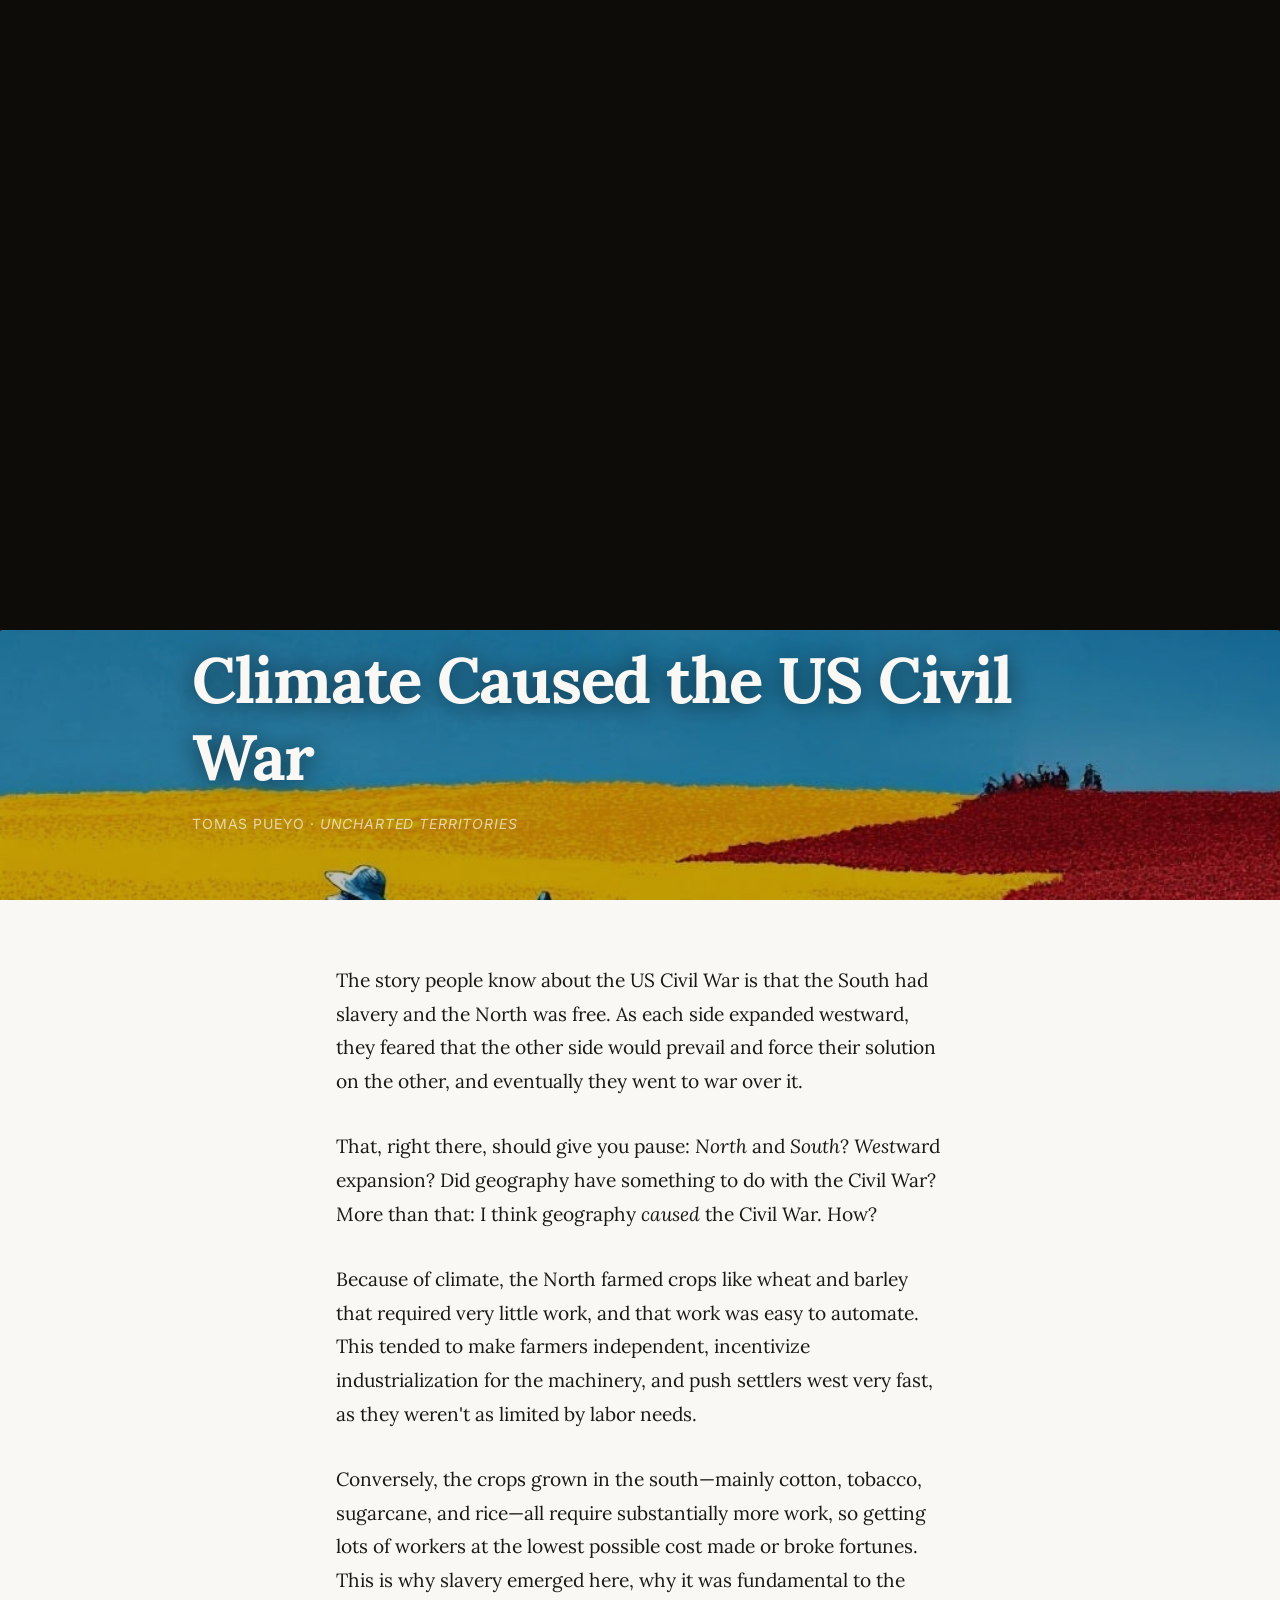
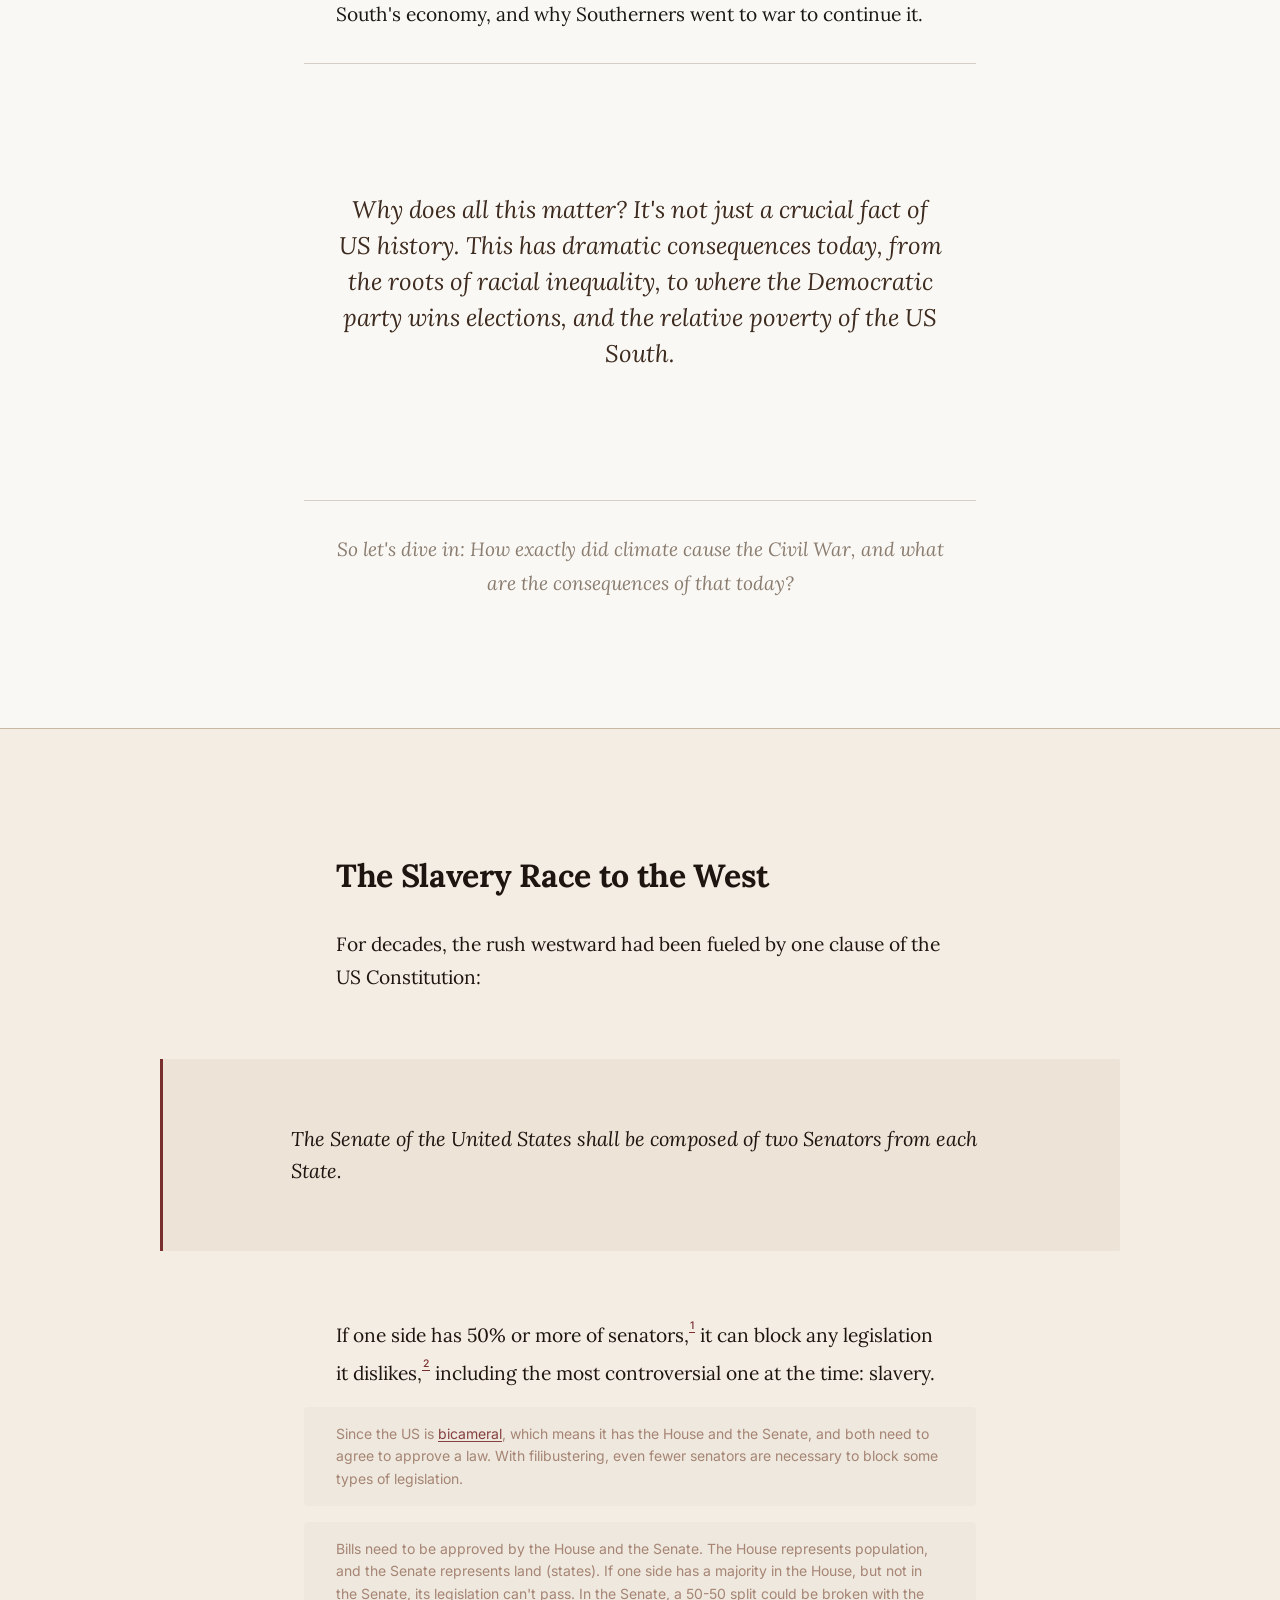
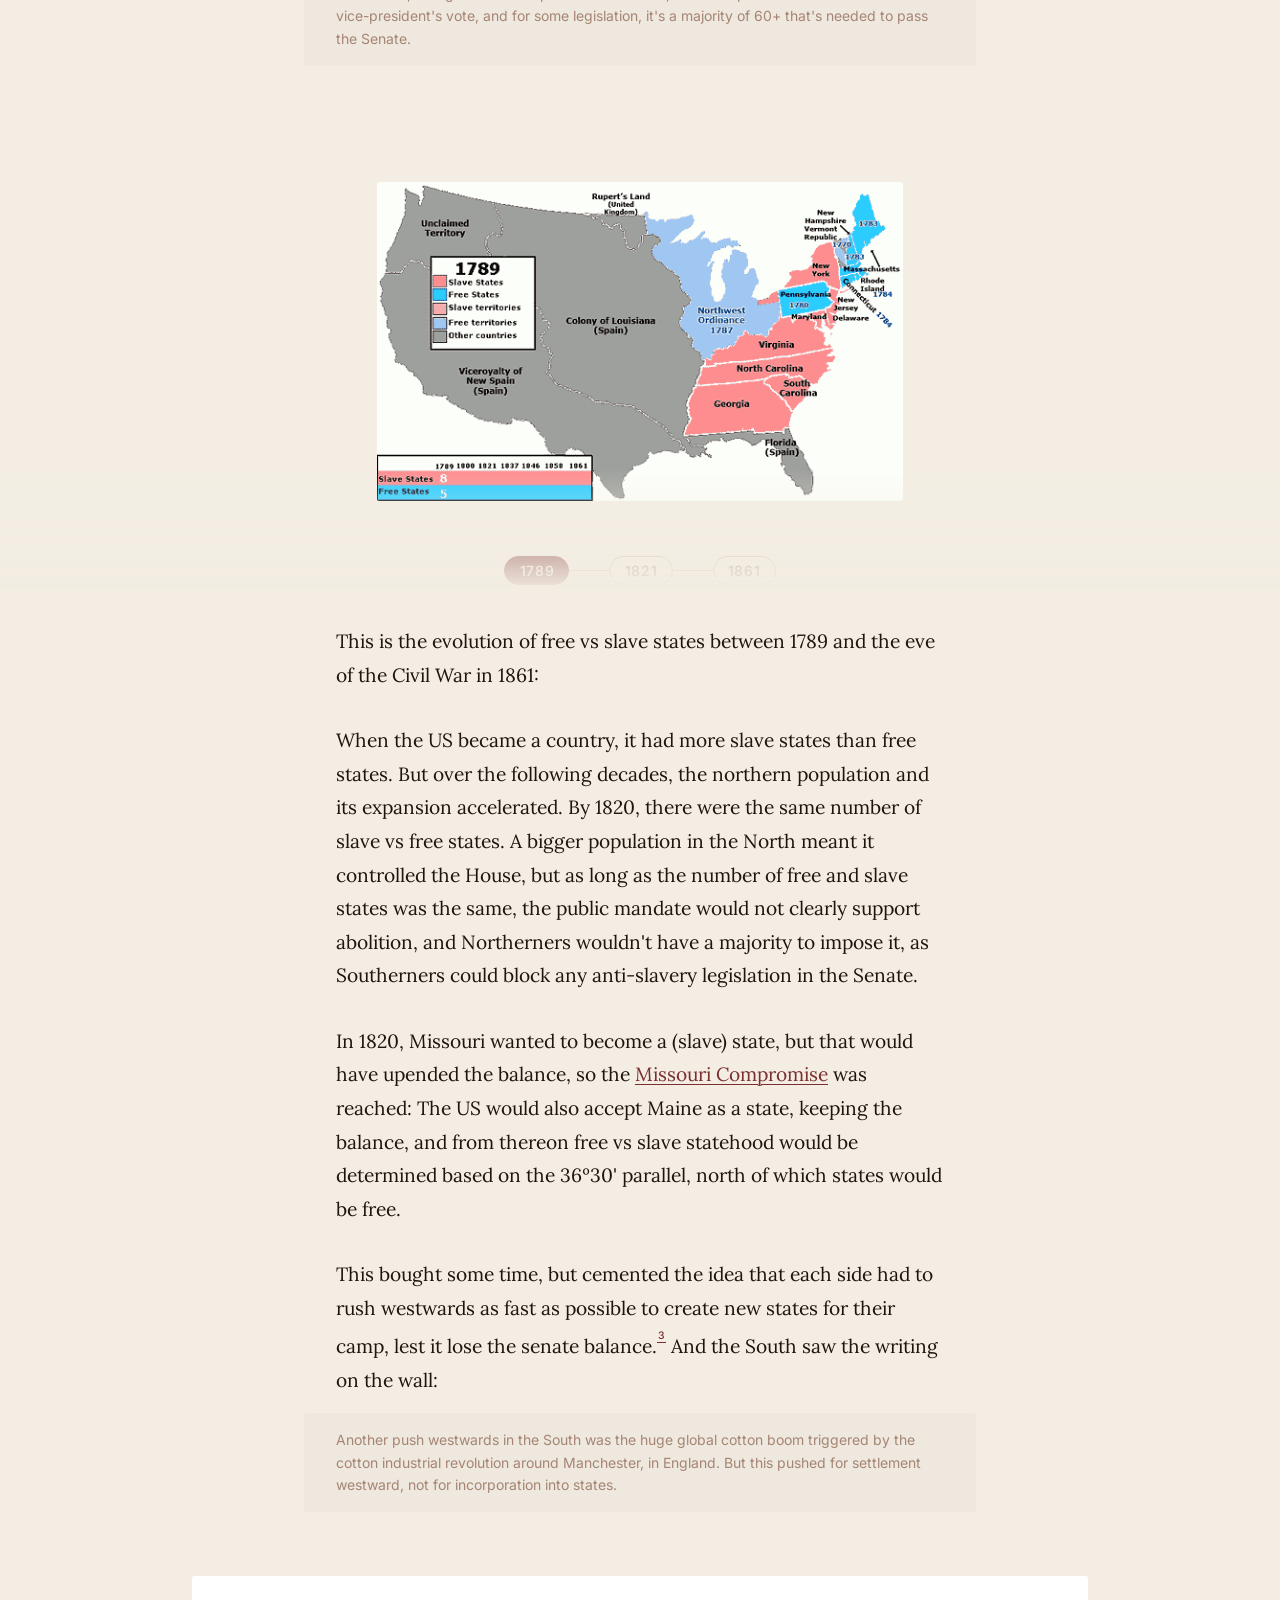
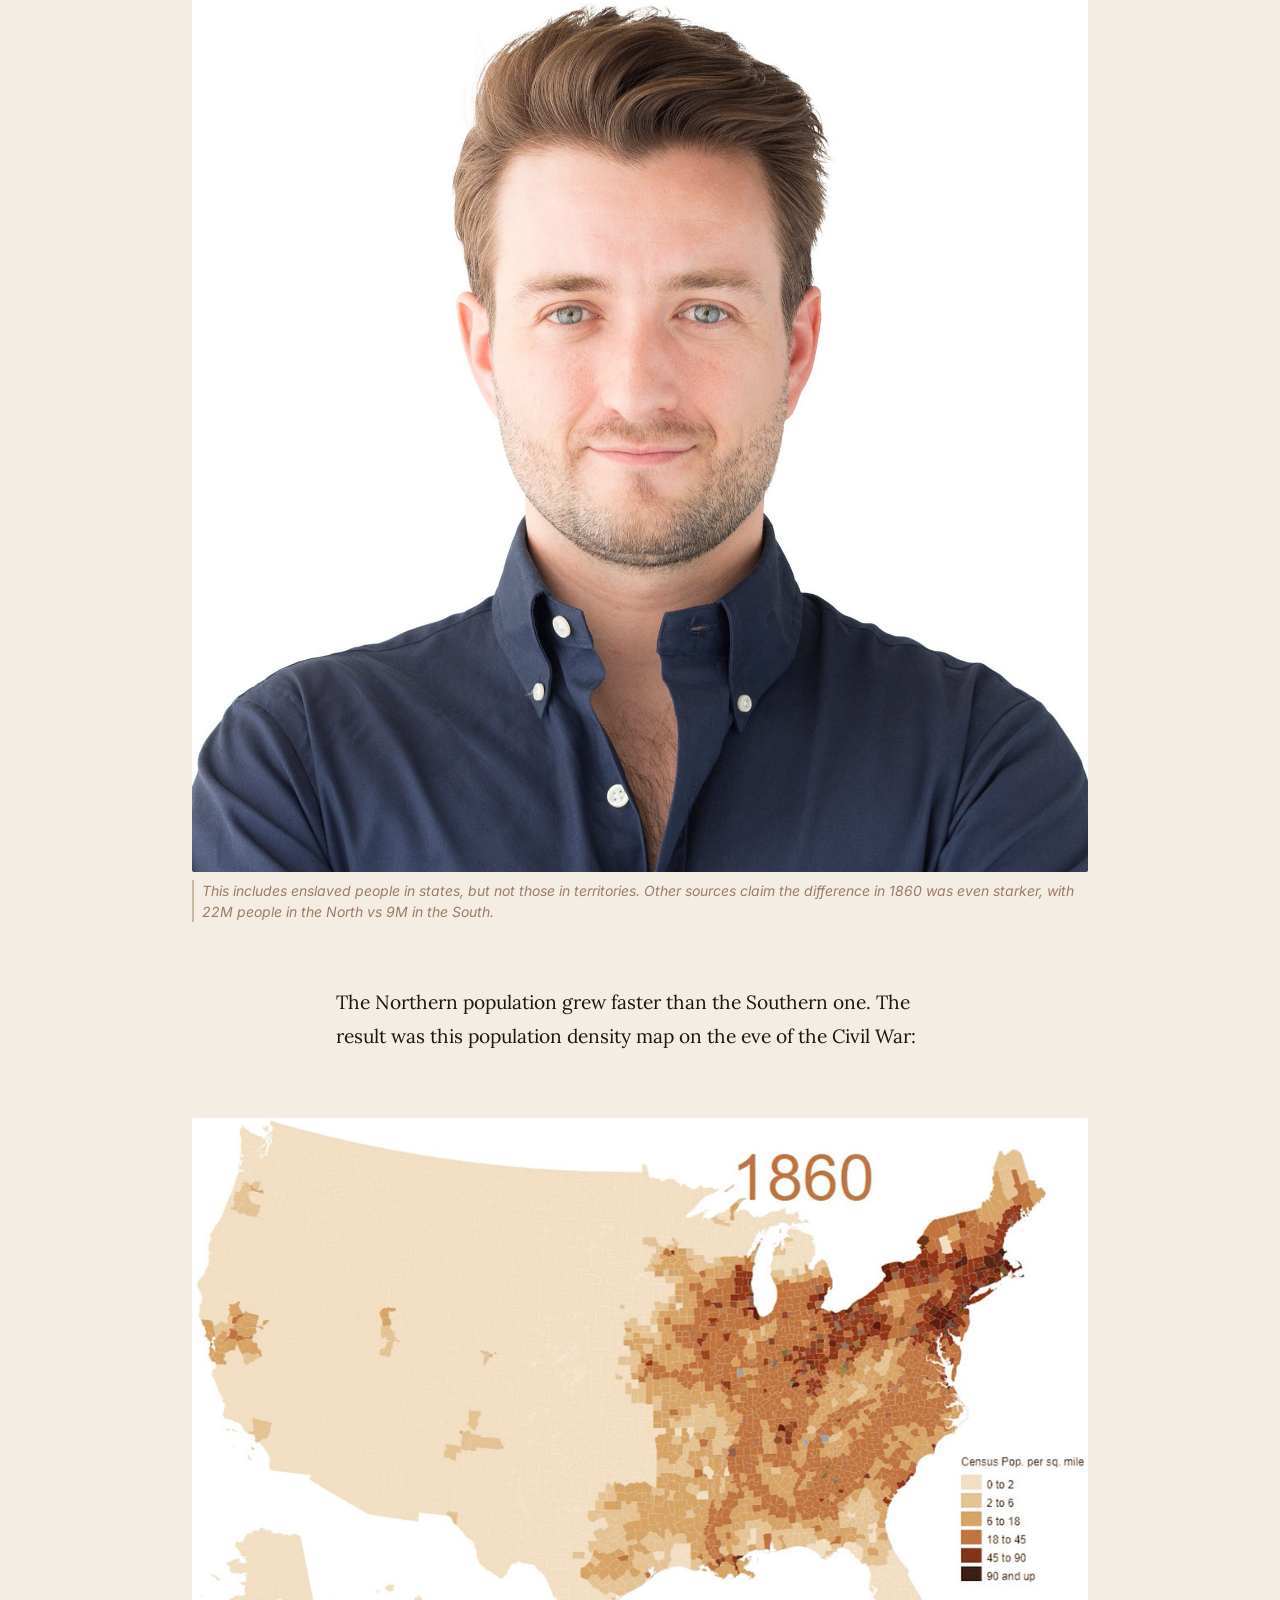
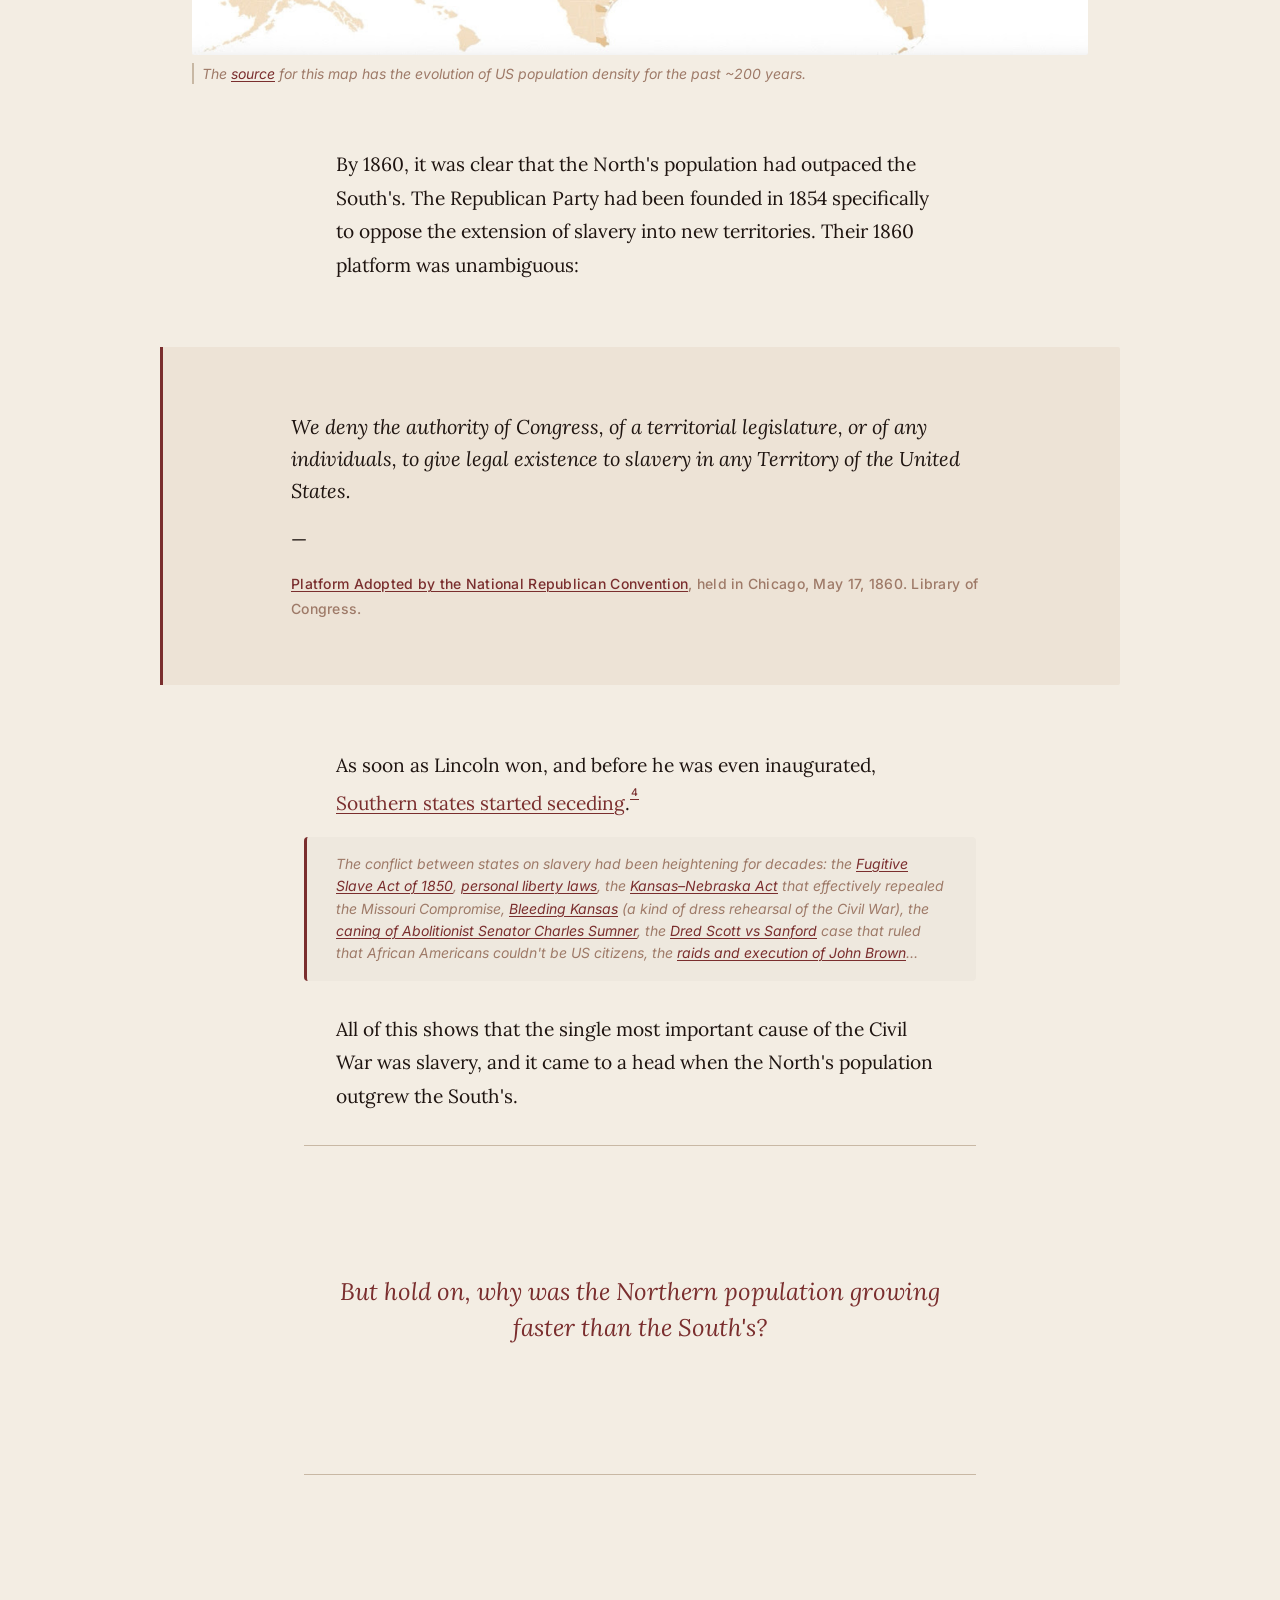
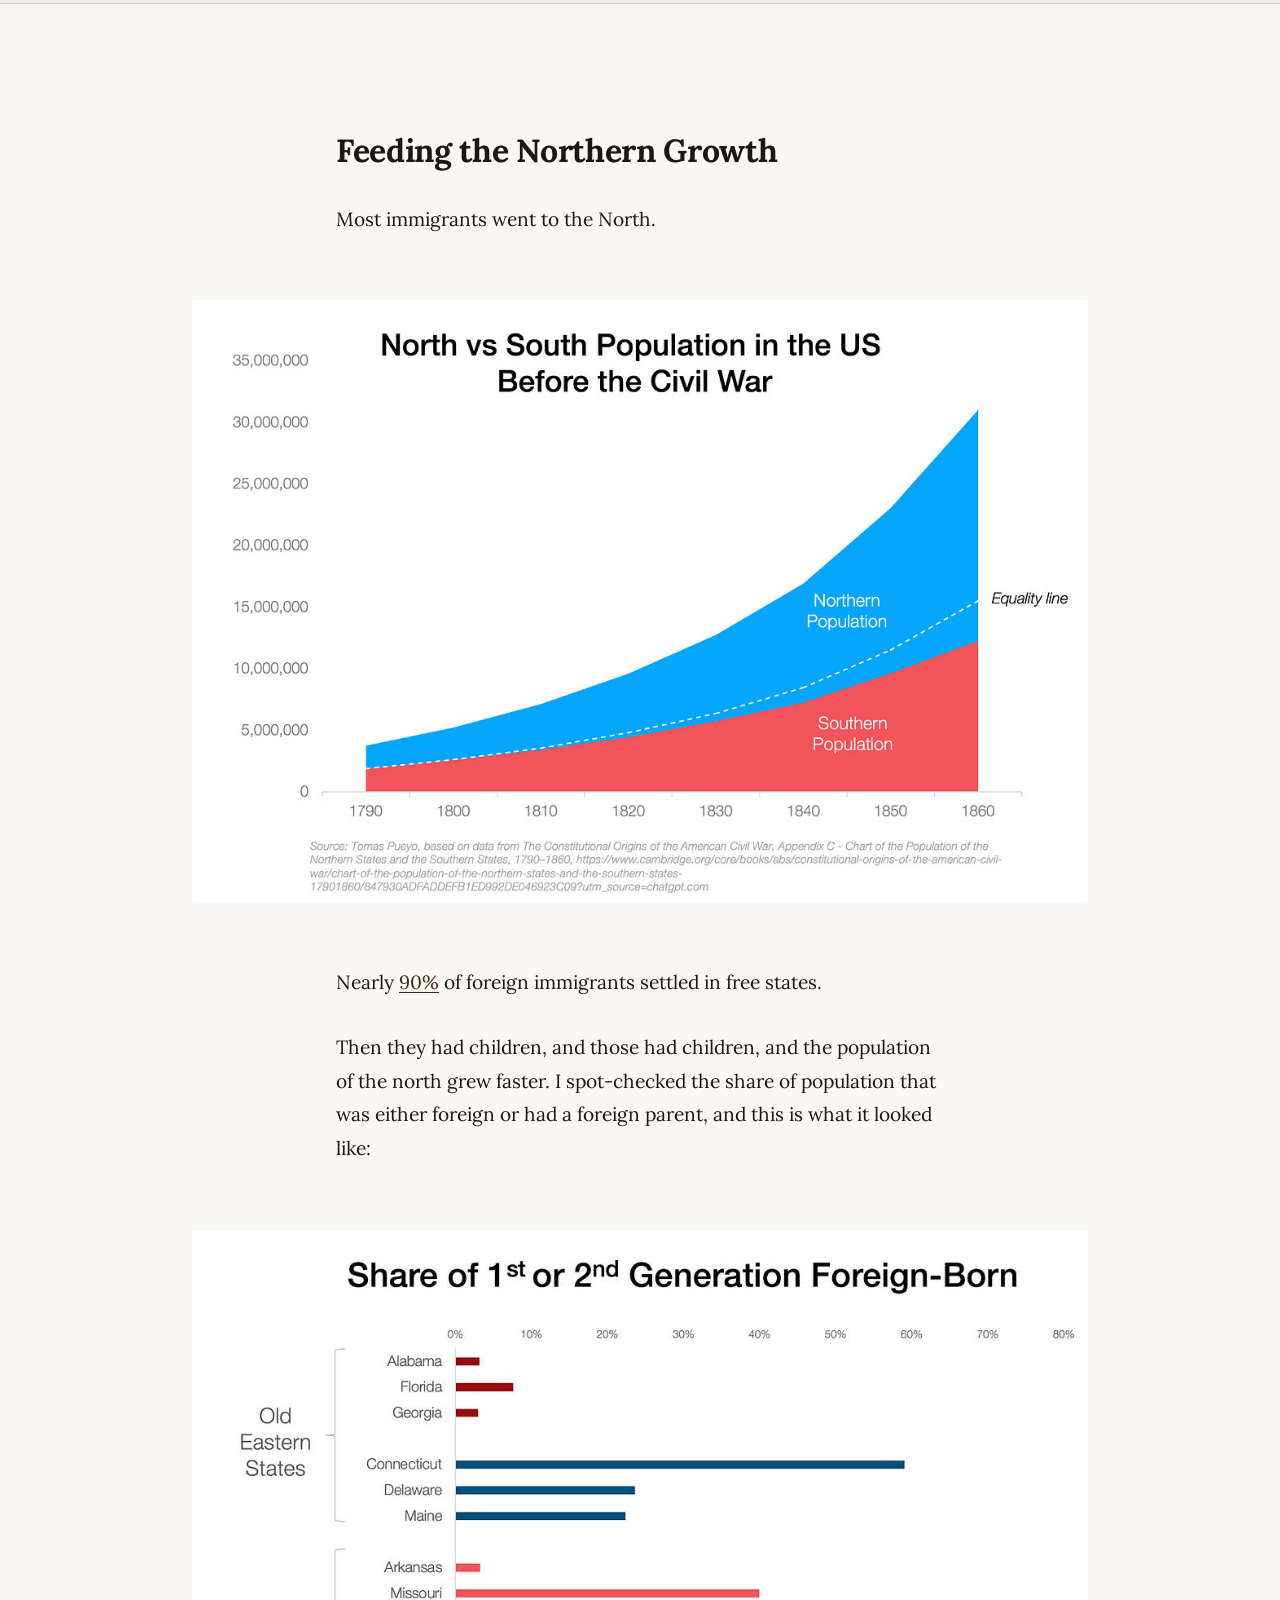
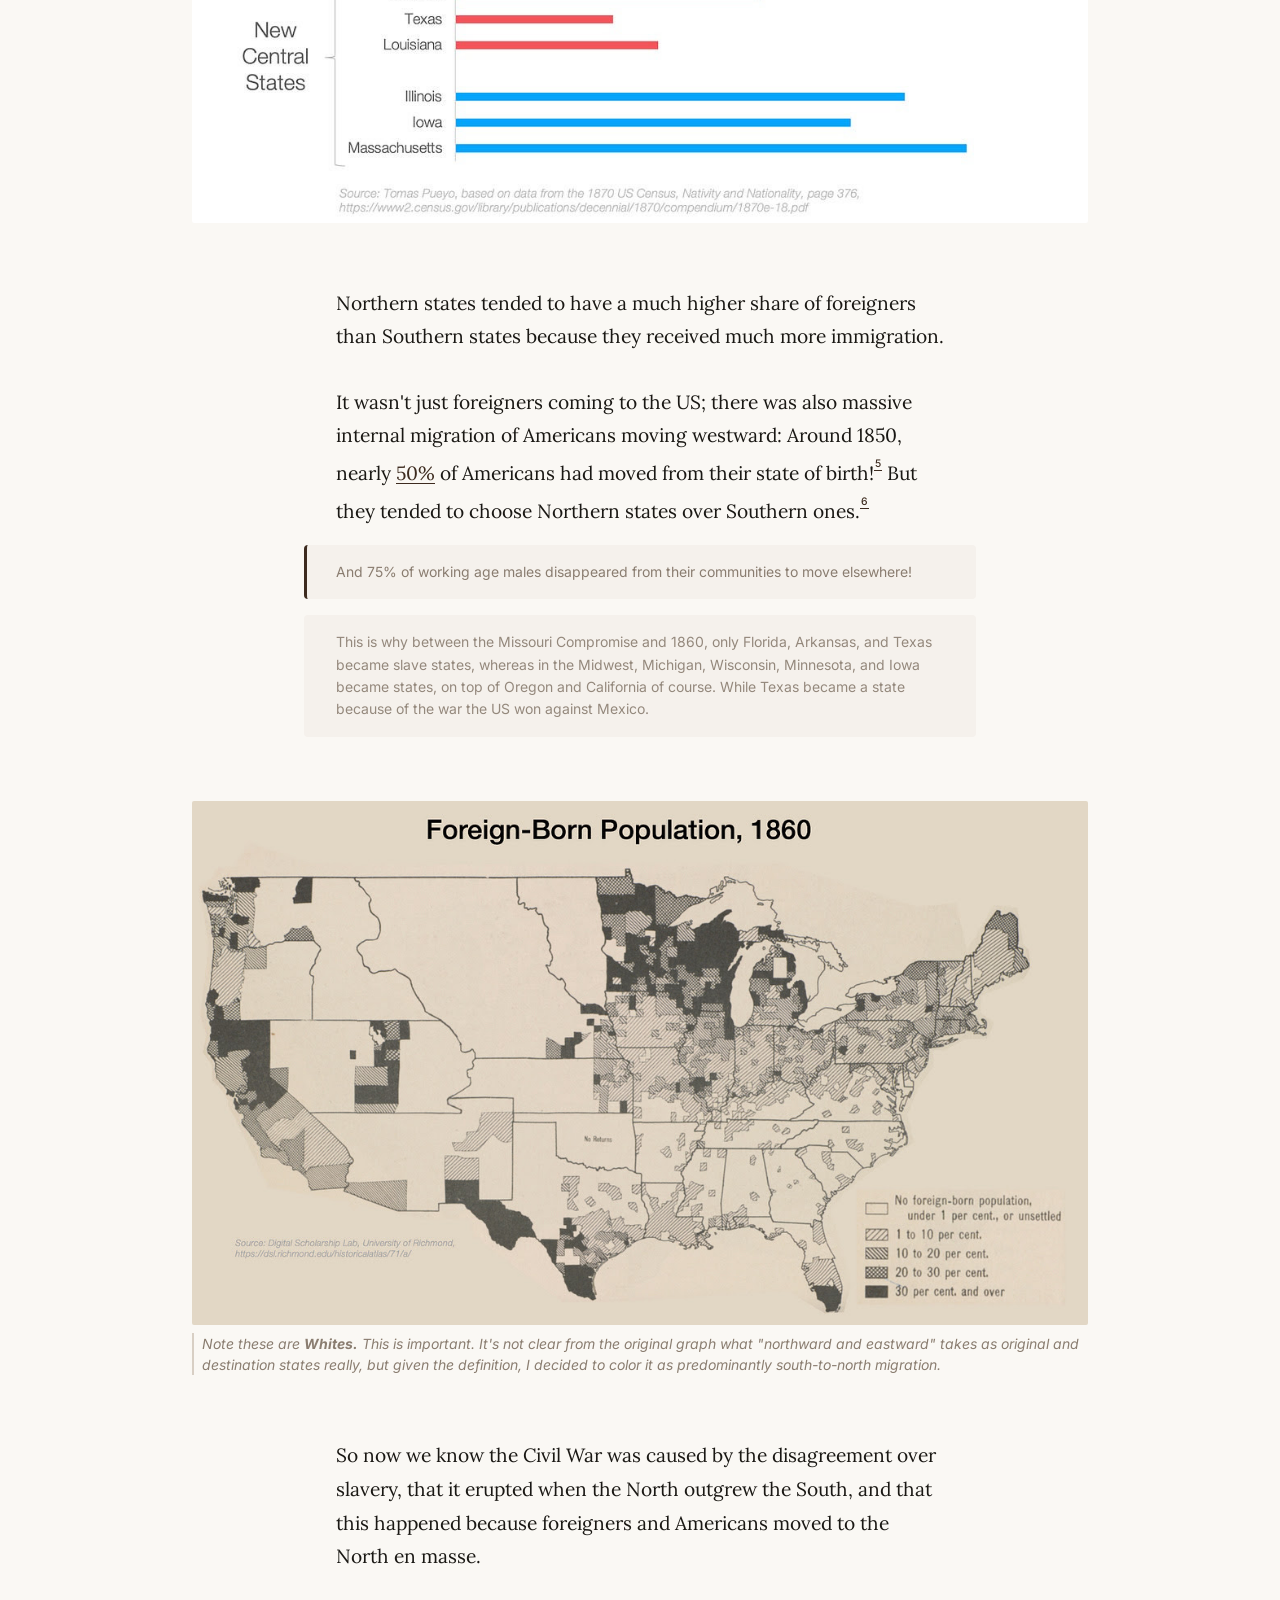
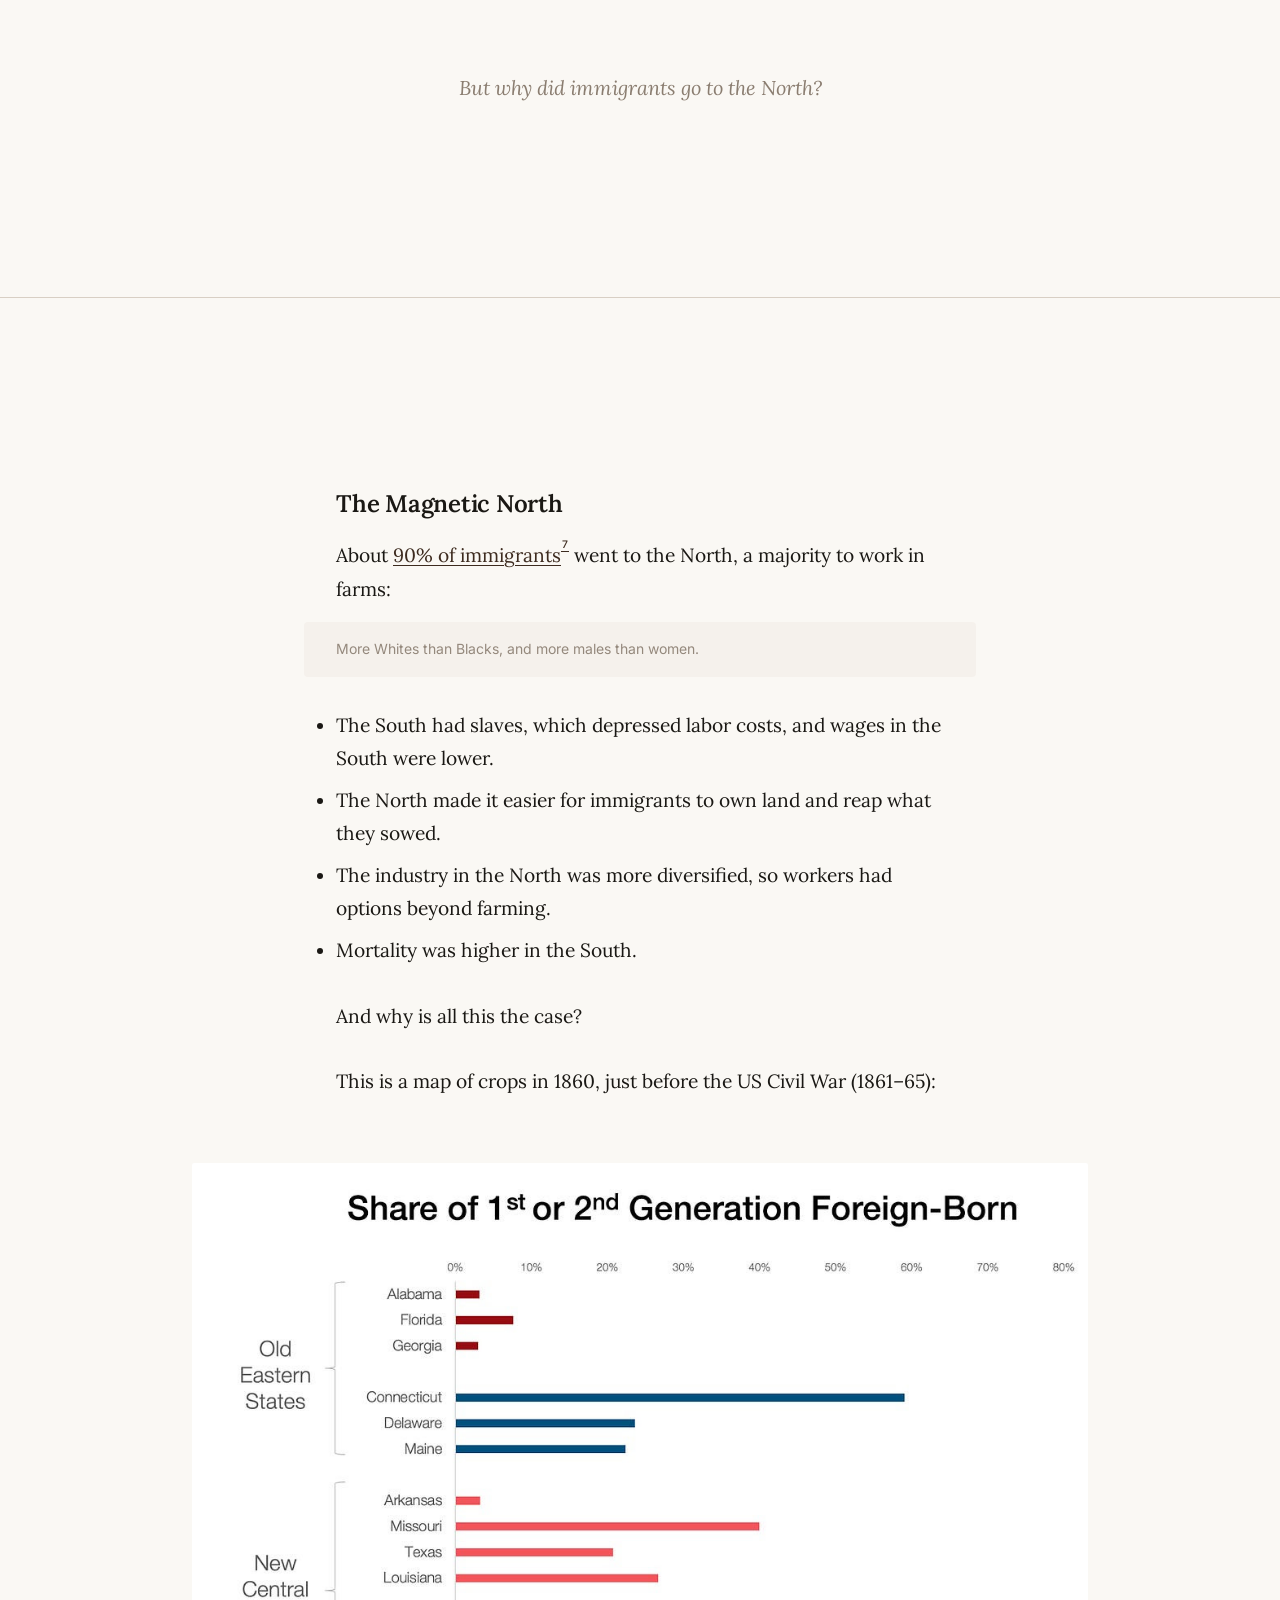
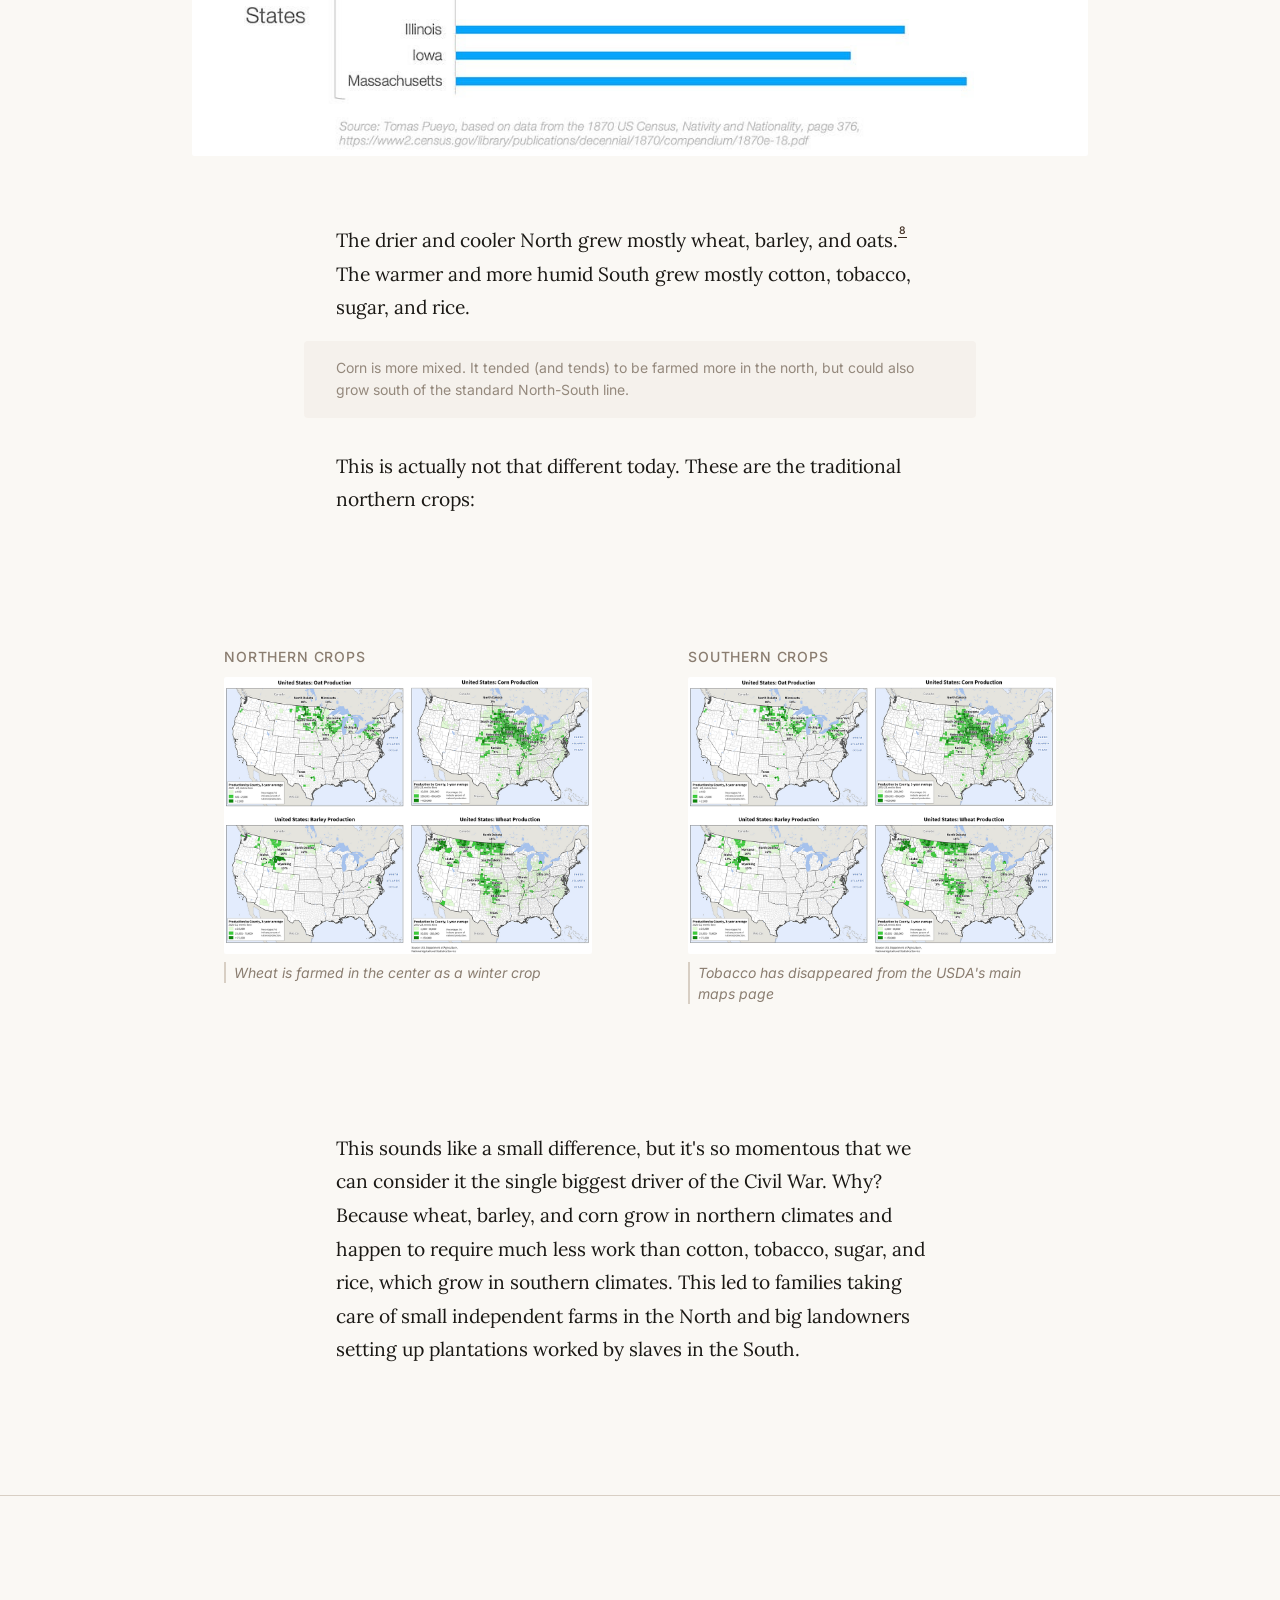
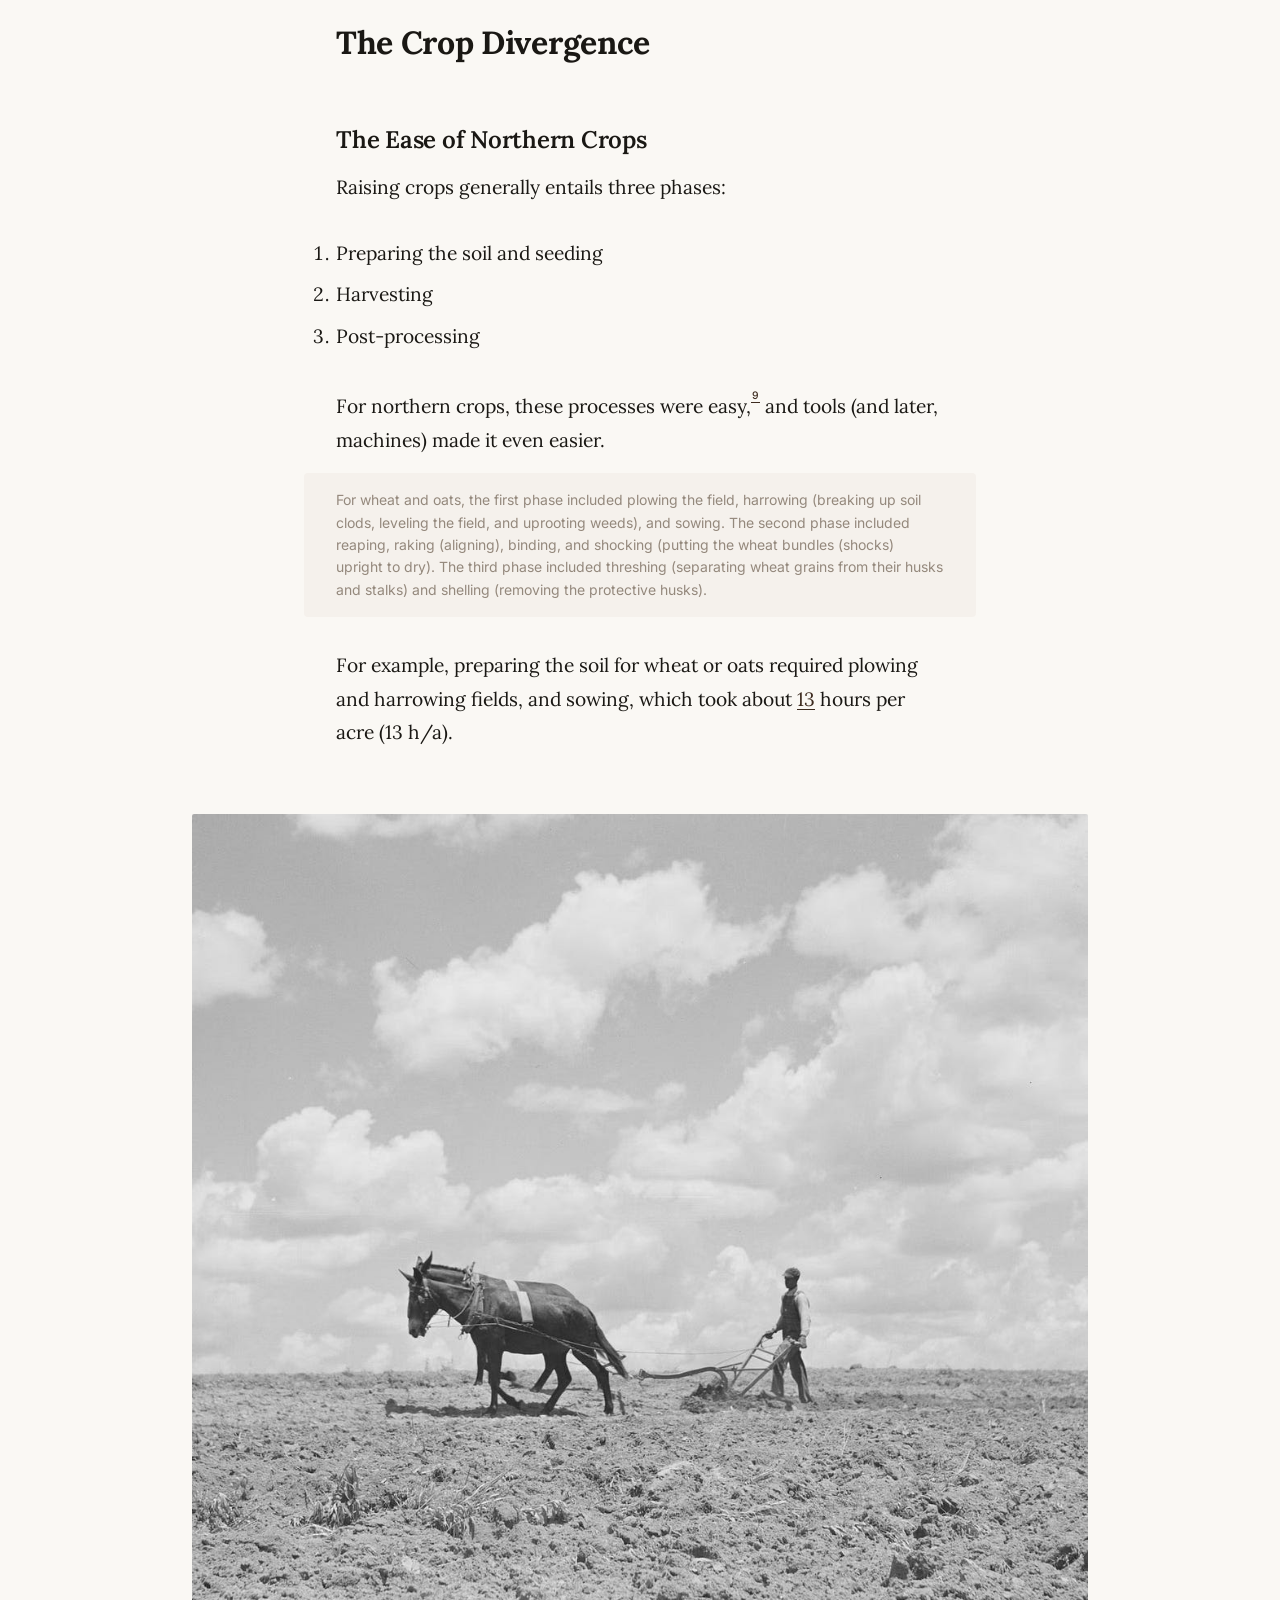
<file: ut/index.html>
<!DOCTYPE html>
<html lang="en">
<head>
  <meta charset="UTF-8">
  <meta name="viewport" content="width=device-width, initial-scale=1.0">
  <title>Climate Caused the US Civil War — An Interactive Essay</title>

  <!-- Open Graph -->
  <meta property="og:title" content="Climate Caused the US Civil War">
  <meta property="og:description" content="An interactive visual essay. Because of climate, the North farmed crops that needed little work. The South farmed crops that needed masses of enslaved people. And that caused the Civil War.">
  <meta property="og:image" content="images/img-04.jpg">
  <meta property="og:type" content="article">
  <meta property="og:url" content="https://thiska.works/ut">

  <!-- Twitter Card -->
  <meta name="twitter:card" content="summary_large_image">
  <meta name="twitter:title" content="Climate Caused the US Civil War">
  <meta name="twitter:description" content="An interactive visual essay based on Tomas Pueyo's Uncharted Territories.">
  <meta name="twitter:image" content="images/img-04.jpg">

  <!-- Structured data / SEO -->
  <meta name="author" content="Tomas Pueyo ()">
  <meta name="description" content="An interactive scrollytelling essay showing how climate and crop requirements caused the US Civil War.">

  <!-- Stylesheets -->
  <link rel="stylesheet" href="style.css">
  <!-- TODO: @media print { } styles in style.css — ensure article is readable when printed -->
  <!-- TODO: @media (prefers-reduced-motion: reduce) { } in style.css — disable all animations -->

  <script defer src="main.js"></script>
</head>

<body>

  <!-- ============================================================
       HEADER / HERO
       ============================================================ -->

  <!-- TODO: Component: image-motion
       Image: img-04 (wheat/cotton split field, the visual hook for North vs South)
       Motion type: parallax scroll on desktop; static on mobile.
       On scroll-enter, animate the split between the two halves to emphasize North/South division.
       Title fades in over the image. Consider a subtle Ken Burns drift on mobile.
       See COMPONENTS.md #10 (Image with Motion), TODO.md "HEADER/HERO IMAGE [img-04]" -->
  <header data-component="image-motion" data-motion-type="parallax">
    <figure data-img-id="img-04">
      <img
        src="images/img-04.jpg"
        alt="A field split between wheat (North) and cotton (South) — the visual metaphor for the article"
        loading="eager"
        width="1024"
        height="1024">
    </figure>
    <div class="hero-title">
      <h1>Climate Caused the US Civil War</h1>
      <p class="byline">Tomas Pueyo · <em>Uncharted Territories</em></p>
    </div>
  </header>

  <!-- ============================================================
       ARTICLE
       ============================================================ -->
  <article id="article">

    <!-- ============================================================
         SECTION 1: INTRO
         ============================================================ -->
    <section id="intro">

      <p>The story people know about the US Civil War is that the South had slavery and the North was free. As each side expanded westward, they feared that the other side would prevail and force their solution on the other, and eventually they went to war over it.</p>

      <p>That, right there, should give you pause: <em>North</em> and <em>South</em>? <em>West</em>ward expansion? Did geography have something to do with the Civil War? More than that: I think geography <em>caused</em> the Civil War. How?</p>

      <p>Because of climate, the North farmed crops like wheat and barley that required very little work, and that work was easy to automate. This tended to make farmers independent, incentivize industrialization for the machinery, and push settlers west very fast, as they weren't as limited by labor needs.</p>

      <p>Conversely, the crops grown in the south—mainly cotton, tobacco, sugarcane, and rice—all require substantially more work, so getting lots of workers at the lowest possible cost made or broke fortunes. This is why slavery emerged here, why it was fundamental to the South's economy, and why Southerners went to war to continue it.</p>

      <!-- TODO: Component: chapter-break
           Text: "Why does all this matter?"
           This is the first Crucial Question — triggers the opening chapter-break transition.
           Background fades/resets; question fades in large, centered, weighted type.
           Beat of visual silence before the page continues.
           See COMPONENTS.md #1 (Chapter Break / Crucial Question), TODO.md "INTRO" -->
      <p data-component="chapter-break">Why does all this matter? It's not just a crucial fact of US history. This has dramatic consequences today, from the roots of racial inequality, to where the Democratic party wins elections, and the relative poverty of the US South.</p>

      <!-- TODO: animate this paragraph as a literal scroll-driven "dive" — text sinks/descends
           as the reader scrolls past it, transitioning into the first section.
           See TODO.md "So let's dive in" -->
      <p id="scroll-dive">So let's dive in: How exactly did climate cause the Civil War, and what are the consequences of that today?</p>

    </section>


    <!-- ============================================================
         SECTION 2: THE SLAVERY RACE TO THE WEST
         ============================================================ -->
    <section id="slavery-race-west" data-mood="tension">

      <h2>The Slavery Race to the West</h2>

      <p>For decades, the rush westward had been fueled by one clause of the US Constitution:</p>

      <!-- TODO: Component: rich-quote
           Quote: US Constitution, Article I, Section 3
           No portrait. Subtle background treatment (border-left or color block).
           Mood: neutral — this is the legal anchor, not yet emotionally charged.
           See COMPONENTS.md #6 (Rich Quote) -->
      <blockquote data-component="rich-quote">
        <p><em>The Senate of the United States shall be composed of two Senators from each State.</em></p>
      </blockquote>

      <p>If one side has 50% or more of senators,<sup id="fnref-1"><a href="#fn-1">1</a></sup> it can block any legislation it dislikes,<sup id="fnref-2"><a href="#fn-2">2</a></sup> including the most controversial one at the time: slavery.</p>

      <!-- fn-1: Context — explains bicameral congress -->
      <aside data-component="inline-footnote" data-footnote-type="context" id="fn-1">
        <p>Since the US is <a href="https://en.wikipedia.org/wiki/Bicameralism" target="_blank" rel="noopener">bicameral</a>, which means it has the House and the Senate, and both need to agree to approve a law. With filibustering, even fewer senators are necessary to block some types of legislation.</p>
      </aside>

      <!-- fn-2: Context — explains House vs Senate legislation mechanics -->
      <aside data-component="inline-footnote" data-footnote-type="context" id="fn-2">
        <p>Bills need to be approved by the House and the Senate. The House represents population, and the Senate represents land (states). If one side has a majority in the House, but not in the Senate, its legislation can't pass. In the Senate, a 50-50 split could be broken with the vice-president's vote, and for some legislation, it's a majority of 60+ that's needed to pass the Senate.</p>
      </aside>

      <p data-map-trigger="0">This is the evolution of free vs slave states between 1789 and the eve of the Civil War in 1861:</p>

      <!-- TODO: Component: map-sequence
           Maps (in order): img-05 (1789), img-06 (1821), img-08 (1861)
           Fixed horizontal timeline bar at bottom with year markers.
           Sticky positioning: maps stay in viewport while explanatory text scrolls alongside.
           Transitions: crossfade between maps as reader scrolls to each dated paragraph.
           On mobile: collapses to a simple progress indicator (dots or minimal timeline).
           See COMPONENTS.md #4 (Chronological Map Sequence), TODO.md "THE SLAVERY RACE TO THE WEST" -->
      <figure data-img-id="img-05" data-component="map-sequence" data-year="1789" data-sequence-index="0">
        <img
          src="images/img-05.gif"
          alt="US map showing more slave states than free states in 1789 when the country was founded"
          loading="lazy">
      </figure>

      <p>When the US became a country, it had more slave states than free states. But over the following decades, the northern population and its expansion accelerated. By 1820, there were the same number of slave vs free states. A bigger population in the North meant it controlled the House, but as long as the number of free and slave states was the same, the public mandate would not clearly support abolition, and Northerners wouldn't have a majority to impose it, as Southerners could block any anti-slavery legislation in the Senate.</p>

      <p>In 1820, Missouri wanted to become a (slave) state, but that would have upended the balance, so the <a href="https://en.wikipedia.org/wiki/Missouri_Compromise" target="_blank" rel="noopener">Missouri Compromise</a> was reached: The US would also accept Maine as a state, keeping the balance, and from thereon free vs slave statehood would be determined based on the 36º30' parallel, north of which states would be free.</p>

      <figure data-img-id="img-06" data-component="map-sequence" data-year="1821" data-sequence-index="1">
        <img
          src="images/img-06.png"
          alt="US map showing equal numbers of free and slave states after the Missouri Compromise of 1821"
          loading="lazy">
      </figure>

      <p data-map-trigger="1">This bought some time, but cemented the idea that each side had to rush westwards as fast as possible to create new states for their camp, lest it lose the senate balance.<sup id="fnref-3"><a href="#fn-3">3</a></sup> And the South saw the writing on the wall:</p>

      <!-- fn-3: Context — cotton boom as additional westward push factor -->
      <aside data-component="inline-footnote" data-footnote-type="context" id="fn-3">
        <p>Another push westwards in the South was the huge global cotton boom triggered by the cotton industrial revolution around Manchester, in England. But this pushed for settlement westward, not for incorporation into states.</p>
      </aside>

      <!-- TODO: Component: data-viz
           Image: img-21 (North vs South population graph, line chart)
           Chart type: line (two series: North pop, South pop)
           Build on scroll-enter: lines draw from left to right.
           Hover/tap for year-by-year tooltips.
           Caption: includes enslaved people in states; sources note 22M vs 9M disparity in 1860.
           See COMPONENTS.md #9 (Graph / Data Visualization) -->
      <figure data-img-id="img-21" data-component="data-viz" data-chart-type="line">
        <img
          src="images/img-21.jpg"
          alt="Line graph showing North vs South population divergence from 1790 to 1860, with the North pulling dramatically ahead"
          loading="lazy">
        <figcaption><em>This includes enslaved people in states, but not those in territories. Other sources claim the difference in 1860 was even starker, with 22M people in the North vs 9M in the South.</em></figcaption>
      </figure>

      <p>The Northern population grew faster than the Southern one. The result was this population density map on the eve of the Civil War:</p>

      <figure data-img-id="img-07" data-component="image-motion" data-motion-type="none">
        <img
          src="images/img-07.jpg"
          alt="US population density map in 1860 showing the heavily populated Northeast and sparse South"
          loading="lazy">
        <figcaption><em>The <a href="https://www.census.gov" target="_blank" rel="noopener">source</a> for this map has the evolution of US population density for the past ~200 years.</em></figcaption>
      </figure>

      <figure data-img-id="img-08" data-component="map-sequence" data-year="1861" data-sequence-index="2">
        <img
          src="images/img-08.png"
          alt="US map showing free vs slave states in 1861 at the start of the Civil War, with the North now clearly dominant in number of states"
          loading="lazy">
      </figure>

      <p data-map-trigger="2">By 1860, it was clear that the North's population had outpaced the South's. The Republican Party had been founded in 1854 specifically to oppose the extension of slavery into new territories. Their 1860 platform was unambiguous:</p>

      <!-- TODO: Component: rich-quote
           Quote: Lincoln Republican Party Platform, 1860
           Attribution: Platform Adopted by the National Republican Convention, Chicago, May 17, 1860. Library of Congress.
           Optional: small portrait of Lincoln or convention scene.
           Mood: tension — this is the political flashpoint.
           See COMPONENTS.md #6 (Rich Quote), TODO.md "Lincoln quote + platform excerpt" -->
      <blockquote data-component="rich-quote" data-mood="tension">
        <p><em>We deny the authority of Congress, of a territorial legislature, or of any individuals, to give legal existence to slavery in any Territory of the United States.</em></p>
        <footer>—<cite><a href="https://www.loc.gov/item/rbpe.0380040a/" target="_blank" rel="noopener">Platform Adopted by the National Republican Convention</a>, held in Chicago, May 17, 1860. Library of Congress.</cite></footer>
      </blockquote>

      <p>As soon as Lincoln won, and before he was even inaugurated, <a href="https://en.wikipedia.org/wiki/Secession_in_the_United_States" target="_blank" rel="noopener">Southern states started seceding</a>.<sup id="fnref-4"><a href="#fn-4">4</a></sup></p>

      <!-- fn-4: Anecdote — the escalating conflicts leading to secession -->
      <aside data-component="inline-footnote" data-footnote-type="anecdote" id="fn-4">
        <p><em>The conflict between states on slavery had been heightening for decades: the <a href="https://en.wikipedia.org/wiki/Fugitive_Slave_Act_of_1850" target="_blank" rel="noopener">Fugitive Slave Act of 1850</a>, <a href="https://en.wikipedia.org/wiki/Personal_liberty_laws" target="_blank" rel="noopener">personal liberty laws</a>, the <a href="https://en.wikipedia.org/wiki/Kansas%E2%80%93Nebraska_Act" target="_blank" rel="noopener">Kansas–Nebraska Act</a> that effectively repealed the Missouri Compromise, <a href="https://en.wikipedia.org/wiki/Bleeding_Kansas" target="_blank" rel="noopener">Bleeding Kansas</a> (a kind of dress rehearsal of the Civil War), the <a href="https://en.wikipedia.org/wiki/Caning_of_Charles_Sumner" target="_blank" rel="noopener">caning of Abolitionist Senator Charles Sumner</a>, the <a href="https://en.wikipedia.org/wiki/Dred_Scott_v._Sandford" target="_blank" rel="noopener">Dred Scott vs Sanford</a> case that ruled that African Americans couldn't be US citizens, the <a href="https://en.wikipedia.org/wiki/John_Brown%27s_raid_on_Harpers_Ferry" target="_blank" rel="noopener">raids and execution of John Brown</a>…</em></p>
      </aside>

      <p>All of this shows that the single most important cause of the Civil War was slavery, and it came to a head when the North's population outgrew the South's.</p>

      <!-- TODO: Component: chapter-break
           Text: "But hold on, why was the Northern population growing faster than the South's?"
           This is the second Crucial Question — bridges from political history to demographic/economic causes.
           Background reset; larger weighted type; beat of visual silence.
           See COMPONENTS.md #1 (Chapter Break), TODO.md -->
      <p data-component="chapter-break">But hold on, why was the Northern population growing faster than the South's?</p>

    </section>


    <!-- ============================================================
         SECTION 3: FEEDING THE NORTHERN GROWTH
         ============================================================ -->
    <section id="feeding-northern-growth">

      <h2>Feeding the Northern Growth</h2>

      <p>Most immigrants went to the North.</p>

      <!-- TODO: Component: data-viz
           Image: img-22 (immigration origins map — where immigrants came from and where they settled)
           Chart type: choropleth or annotated map
           Build on scroll-enter: regions highlight, flow lines animate.
           See COMPONENTS.md #9 (Graph / Data Visualization) -->
      <figure data-img-id="img-22" data-component="data-viz">
        <img
          src="images/img-22.jpg"
          alt="Map showing the origins of immigrants to the US and their concentration in Northern free states"
          loading="lazy">
      </figure>

      <p>Nearly <a href="https://www.census.gov/history/www/homepage_archive/2012/november_2012.html" target="_blank" rel="noopener">90%</a> of foreign immigrants settled in free states.</p>

      <p>Then they had children, and those had children, and the population of the north grew faster. I spot-checked the share of population that was either foreign or had a foreign parent, and this is what it looked like:</p>

      <!-- TODO: Component: data-viz
           Image: img-09 (foreign-born population chart by state, bar chart)
           Chart type: bar — Northern states clustered high, Southern states low
           Build on scroll-enter: bars grow up from baseline.
           Hover/tap for state-level tooltips.
           Standardized (?) icon for methodology note.
           See COMPONENTS.md #9 (Graph / Data Visualization) -->
      <figure data-img-id="img-09" data-component="data-viz" data-chart-type="bar">
        <img
          src="images/img-09.jpg"
          alt="Bar chart showing share of foreign-born population by US state in 1860 — Northern states much higher than Southern"
          loading="lazy">
      </figure>

      <p>Northern states tended to have a much higher share of foreigners than Southern states because they received much more immigration.</p>

      <p>It wasn't just foreigners coming to the US; there was also massive internal migration of Americans moving westward: Around 1850, nearly <a href="https://www.census.gov/history/www/homepage_archive/2012/november_2012.html" target="_blank" rel="noopener">50%</a> of Americans had moved from their state of birth!<sup id="fnref-5"><a href="#fn-5">5</a></sup> But they tended to choose Northern states over Southern ones.<sup id="fnref-6"><a href="#fn-6">6</a></sup></p>

      <!-- fn-5: Anecdote — 75% of working-age males left their communities -->
      <aside data-component="inline-footnote" data-footnote-type="anecdote" id="fn-5">
        <p>And 75% of working age males disappeared from their communities to move elsewhere!</p>
      </aside>

      <!-- fn-6: Context — specific state count breakdown (FL/AR/TX vs MI/WI/MN/IA) -->
      <aside data-component="inline-footnote" data-footnote-type="context" id="fn-6">
        <p>This is why between the Missouri Compromise and 1860, only Florida, Arkansas, and Texas became slave states, whereas in the Midwest, Michigan, Wisconsin, Minnesota, and Iowa became states, on top of Oregon and California of course. While Texas became a state because of the war the US won against Mexico.</p>
      </aside>

      <!-- TODO: Component: data-viz
           Image: img-23 (interstate migration flows — arrows/sankey showing movement patterns)
           Motion type: animated particle flows along migration routes (future enhancement)
           Note: these flows represent White migration only — important caveat in caption.
           See COMPONENTS.md #9, TODO.md "Interstate Migration Flows [img-23] with animated particle flows" -->
      <figure data-img-id="img-23" data-component="data-viz" data-motion-type="particle">
        <img
          src="images/img-23.jpg"
          alt="Interstate migration flow chart circa 1850 showing dominant movement from South to North and East to West among White Americans"
          loading="lazy">
        <figcaption><em>Note these are <strong>Whites.</strong> This is important. It's not clear from the original graph what "northward and eastward" takes as original and destination states really, but given the definition, I decided to color it as predominantly south-to-north migration.</em></figcaption>
      </figure>

      <p>So now we know the Civil War was caused by the disagreement over slavery, that it erupted when the North outgrew the South, and that this happened because foreigners and Americans moved to the North en masse.</p>

      <!-- TODO: Component: sub-break
           Text: "But why did immigrants go to the North?"
           Lighter treatment than chapter-break: horizontal rule, slight pause, no SFX.
           See COMPONENTS.md #2 (Sub-chapter Break / Minor Question) -->
      <p data-component="sub-break">But why did immigrants go to the North?</p>

    </section>


    <!-- ============================================================
         SECTION 4: THE MAGNETIC NORTH (sub-section of Feeding)
         ============================================================ -->
    <section id="magnetic-north">

      <h3>The Magnetic North</h3>

      <p>About <a href="https://www.census.gov/history/www/homepage_archive/2012/november_2012.html" target="_blank" rel="noopener">90% of immigrants</a><sup id="fnref-7"><a href="#fn-7">7</a></sup> went to the North, a majority to work in farms:</p>

      <!-- fn-7: Context — demographic breakdown (more Whites than Blacks, more males than women) -->
      <aside data-component="inline-footnote" data-footnote-type="context" id="fn-7">
        <p>More Whites than Blacks, and more males than women.</p>
      </aside>

      <!-- TODO: Component: progressive-reveal
           Items: the 4 bullet points below (reasons immigrants chose North over South)
           Optional icons: wage/money icon, land/property icon, industry/factory icon, skull/mortality icon
           Reveal style: fade-in sequentially on scroll
           Previous items remain visible but may dim slightly as new items appear.
           See COMPONENTS.md #5 (Progressive Reveal / Bullet Points), TODO.md "THE MAGNETIC NORTH" -->
      <ul data-component="progressive-reveal">
        <li>The South had slaves, which depressed labor costs, and wages in the South were lower.</li>
        <li>The North made it easier for immigrants to own land and reap what they sowed.</li>
        <li>The industry in the North was more diversified, so workers had options beyond farming.</li>
        <li>Mortality was higher in the South.</li>
      </ul>

      <p>And why is all this the case?</p>

      <p>This is a map of crops in 1860, just before the US Civil War (1861–65):</p>

      <figure data-img-id="img-10" data-component="image-motion" data-motion-type="none">
        <img
          src="images/img-10.jpg"
          alt="Map of US crops in 1860 showing wheat and grain in the North, cotton and tobacco in the South"
          loading="lazy">
      </figure>

      <p>The drier and cooler North grew mostly wheat, barley, and oats.<sup id="fnref-8"><a href="#fn-8">8</a></sup><br>
      The warmer and more humid South grew mostly cotton, tobacco, sugar, and rice.</p>

      <!-- fn-8: Context — corn as a "mixed" crop not strictly North or South -->
      <aside data-component="inline-footnote" data-footnote-type="context" id="fn-8">
        <p>Corn is more mixed. It tended (and tends) to be farmed more in the north, but could also grow south of the standard North-South line.</p>
      </aside>

      <p>This is actually not that different today. These are the traditional northern crops:</p>

      <!-- TODO: Component: switcher (paired comparison)
           Items: img-11 (Northern crops: oat, corn, wheat, barley) + img-12 (Southern crops: cotton, tobacco, sugar, rice)
           allow-comparison="true" → render side-by-side or as a switchable tab pair
           Tab labels: "Northern Crops" / "Southern Crops"
           Each tab shows: image + crop list + brief description
           On mobile: stacked tabs, swipeable
           See COMPONENTS.md #7 (Switcher / Tab Selector), TODO.md "CROP COMPARISON" -->
      <div data-component="switcher" data-allow-comparison="true">
        <figure data-img-id="img-11" data-switcher-label="Northern Crops">
          <img
            src="images/img-11.png"
            alt="USDA maps showing distribution of oat, corn, wheat, and barley crops across the United States"
            loading="lazy">
          <figcaption><em>Wheat is farmed in the center as a winter crop</em></figcaption>
        </figure>
        <figure data-img-id="img-12" data-switcher-label="Southern Crops">
          <img
            src="images/img-12.png"
            alt="USDA maps showing distribution of cotton, tobacco, sugar, and rice crops across the United States"
            loading="lazy">
          <figcaption><em>Tobacco has disappeared from the USDA's main maps page</em></figcaption>
        </figure>
      </div>

      <p>This sounds like a small difference, but it's so momentous that we can consider it the single biggest driver of the Civil War. Why? Because wheat, barley, and corn grow in northern climates and happen to require much less work than cotton, tobacco, sugar, and rice, which grow in southern climates. This led to families taking care of small independent farms in the North and big landowners setting up plantations worked by slaves in the South.</p>

    </section>


    <!-- ============================================================
         SECTION 5: THE CROP DIVERGENCE
         ============================================================ -->
    <section id="crop-divergence">

      <h2>The Crop Divergence</h2>

      <h3>The Ease of Northern Crops</h3>

      <p>Raising crops generally entails three phases:</p>

      <!-- TODO: Component: progressive-reveal (ordered, icon-paired)
           Items: the 3 farming phases below — each step paired with corresponding photo (img-13, img-14, img-15)
           Style: PPT-style sequential reveal with icon per step
           Icons: plow/seed, scythe/sheaf, gear/machine
           See COMPONENTS.md #5 (Progressive Reveal), TODO.md "Three farming phases (prepare, harvest, process)" -->
      <ol data-component="progressive-reveal" data-reveal-style="sequential">
        <li>Preparing the soil and seeding</li>
        <li>Harvesting</li>
        <li>Post-processing</li>
      </ol>

      <p>For northern crops, these processes were easy,<sup id="fnref-9"><a href="#fn-9">9</a></sup> and tools (and later, machines) made it even easier.</p>

      <!-- fn-9: Context — detailed breakdown of wheat/oat farming phases -->
      <aside data-component="inline-footnote" data-footnote-type="context" id="fn-9">
        <p>For wheat and oats, the first phase included plowing the field, harrowing (breaking up soil clods, leveling the field, and uprooting weeds), and sowing. The second phase included reaping, raking (aligning), binding, and shocking (putting the wheat bundles (shocks) upright to dry). The third phase included threshing (separating wheat grains from their husks and stalks) and shelling (removing the protective husks).</p>
      </aside>

      <p>For example, preparing the soil for wheat or oats required plowing and harrowing fields, and sowing, which took about <a href="https://www.jstor.org/stable/2122840" target="_blank" rel="noopener">13</a> hours per acre (13 h/a).</p>

      <figure data-img-id="img-13" data-component="image-motion" data-motion-type="none" data-phase="1">
        <img
          src="images/img-13.jpg"
          alt="Historical photograph of a farmer plowing a field with an iron plow pulled by horses"
          loading="lazy">
        <figcaption><em>Plowing a field with an iron plow and horses</em></figcaption>
      </figure>

      <p>Then came reaping season, which could be done in one pass of cutting the wheat, aligning it, bundling it, and putting the bundles upright to dry. This took about 14 h/a.</p>

      <figure data-img-id="img-14" data-component="image-motion" data-motion-type="none" data-phase="2">
        <img
          src="images/img-14.jpg"
          alt="Historical photograph of a farmer using a grain cradle scythe to harvest wheat"
          loading="lazy">
        <figcaption><em>This farmer is using a <a href="https://en.wikipedia.org/wiki/Grain_cradle" target="_blank" rel="noopener">grain cradle</a>, which didn't just cut the wheat, but also kept grain stems aligned, so it would be easier to bundle them later.</em></figcaption>
      </figure>

      <p>Finally, you had to thresh: Extract the grain from the stalks, and then from the husk. This took about 8 h/a,<sup id="fnref-10"><a href="#fn-10">10</a></sup> for a total of about 33 h/a.</p>

      <!-- fn-10: Source — paper citation: 11 bushels/acre, 0.73 h/bushel -->
      <aside data-component="inline-footnote" data-footnote-type="source" id="fn-10">
        <p><em><a href="https://www.jstor.org/stable/2122840" target="_blank" rel="noopener">The paper</a> says 11 bushels per acre and 0.73 hours per bushel, so that's 8 h/a.</em></p>
      </aside>

      <figure data-img-id="img-15" data-component="image-motion" data-motion-type="none" data-phase="3">
        <img
          src="images/img-15.jpg"
          alt="Historical photograph showing a threshing operation separating wheat grain from stalks"
          loading="lazy">
      </figure>

      <p>Luckily, each one of these steps was easy to mechanize:</p>

      <!-- TODO: Component: image-motion
           Image: img-24 (mechanization machines — plowing, harrowing, reaping, threshing)
           Motion type: Ken Burns (slow pan/zoom to emphasize the array of machinery)
           This image is the payoff of the "easy to mechanize" narrative.
           See COMPONENTS.md #10 (Image with Motion), TODO.md "Mechanization images [img-24] as energy boost" -->
      <figure data-img-id="img-24" data-component="image-motion" data-motion-type="kenburns">
        <img
          src="images/img-24.jpg"
          alt="Collage of 19th century farm mechanization: horse-drawn plowing, harrowing, reaping, and threshing machines"
          loading="lazy">
        <figcaption><em>Plowing, harrowing, reaping, and threshing machines</em></figcaption>
      </figure>

      <p>Mechanization was happening through the 19th century, and shrunk the work to produce wheat from 33 h/a in 1839 to 11 h/a in 1910.<sup id="fnref-11"><a href="#fn-11">11</a></sup> As an example, <a href="https://www.census.gov/history/www/homepage_archive/2012/november_2012.html" target="_blank" rel="noopener">by 1860</a>, a threshing machine could thresh 12 times as much grain per hour as could six men: That's a 70x improvement in productivity per hour! On average, in 1840, wheat took 33 h/a, oats 31 h/a, and corn 61 h/a.<sup id="fnref-12"><a href="#fn-12">12</a></sup></p>

      <!-- fn-11: Source — detailed h/a numbers pre/post mechanization from paper -->
      <aside data-component="inline-footnote" data-footnote-type="source" id="fn-11">
        <p><em>From <a href="https://www.jstor.org/stable/2122840" target="_blank" rel="noopener">this paper</a>: Preparing the soil and sowing went from 13.6 h/a to 5.5 h/a; reaping and preparing the stalks from 13.9 h/a to 2.4 h/a. Every acre went from producing 11.3 bushels per acre (b/a) to 14 b/a, and the processing of every bushel went from 0.73 h/b to 0.2 h/b, for a total of this third step of 2.8 h/a.</em></p>
      </aside>

      <!-- fn-12: Source — corn prep time detail (61 h/a) from same paper -->
      <aside data-component="inline-footnote" data-footnote-type="source" id="fn-12">
        <p><em>From <a href="https://www.jstor.org/stable/2122840" target="_blank" rel="noopener">the same paper</a>. Corn took much more time because, although farmers didn't need to work on the ear as much (the bundle of yellow grains), preparing the land was much more time-consuming. It required field preparation, planting, cultivating, and hoeing, which took 61 h/a.</em></p>
      </aside>

      <h3>Harrowing Southern Crops</h3>

      <p>That was <em>not</em> the case in the South. Consider cotton, which accounted for over <a href="https://www.census.gov/history/www/homepage_archive/2012/november_2012.html" target="_blank" rel="noopener">60% of US exports</a> in 1860.</p>

      <figure data-img-id="img-16" data-component="image-motion" data-motion-type="none">
        <img
          src="images/img-16.jpg"
          alt="A cotton field with bolls open and ready for picking"
          loading="lazy">
        <figcaption><em>A cotton field</em></figcaption>
      </figure>

      <p>Cotton took about <a href="https://www.jstor.org/stable/2951824" target="_blank" rel="noopener">130</a> h/a of work!<sup id="fnref-13"><a href="#fn-13">13</a></sup></p>

      <!-- fn-13: Source — data sourcing difficulty, regional variations -->
      <aside data-component="inline-footnote" data-footnote-type="source" id="fn-13">
        <p><em>This is actually quite hard to find. The data comes from <a href="https://www.jstor.org/stable/2951824" target="_blank" rel="noopener">here</a>, but different breakdowns of the tasks give different numbers. This makes sense, as there are differences in regions, in soil quality, in weather, in productivity, in varietals, in data quality… For this purpose, we don't care exactly how many hours or work per acre were required, only why, and orders of magnitude of how much more work they involved compared to Northern crops.</em></p>
      </aside>

      <p class="callout"><strong>An acre of cotton required 4x the work as an acre of wheat.</strong></p>

      <p><strong>What?!</strong><br>How is this possible?</p>

      <p>Cotton requires about 70 h/a of field preparation, and about 60 h/a of harvesting,<sup id="fnref-14"><a href="#fn-14">14</a></sup> so each step took much more work than the entire wheat cycle!</p>

      <!-- fn-14: Context — the cotton gin transformed processing but not field/harvest labor -->
      <aside data-component="inline-footnote" data-footnote-type="context" id="fn-14">
        <p>After the invention of the cotton gin, working the cotton to extract the useful fiber became much easier, (so cheaper, as fewer hours were needed), so the processing went from extremely laborious to very fast and easy. This is, in fact, what allowed the cotton boom, as suddenly the cost of processing became low enough that a mass market could afford cotton clothes. This then triggered a big part of the English Industrial Revolution.</p>
      </aside>

      <p>To prepare the land, the woody cotton stalks must first be cut, or they jam the plow. Then, since cotton likes humidity but doesn't like the ground to be waterlogged, it must be plowed once, and then ridges need to be made to plant the cotton above the rest of the ground. Then, the ridges must be somewhat leveled so that the cotton seeds don't fall too deep. Then, planting must be done accurately, so that the distance between plants is ideal for pickers to optimally run between them. The seed is small so it must be planted carefully near the surface. Later, as there are plenty of seeds, you get overseeding, so too many plants grow. Some need to be cut early. And finally, since it's warm and humid, a lot of weeds grow, so fields need to be constantly weeded.</p>

      <p>That's just the soil and sowing work! The picking also took much longer than wheat because:</p>

      <ul>
        <li>Wheat (and oats, barley, and corn) is a strong grain, but cotton is a delicate boll that must be hand-picked.</li>
        <li>Cotton bolls don't open at the same time, and they need to be harvested as they open, so cotton requires multiple harvest passes! While wheat, corn, oats, and barley can all be harvested together.</li>
      </ul>

      <p>Also, a lot of this work could not be easily automated, because the bolls were delicate, the plants all differed in opening times, the soil was wet and uneven… Mechanization of cotton has taken much longer than wheat.<sup id="fnref-15"><a href="#fn-15">15</a></sup></p>

      <!-- fn-15: Source/Context — cotton automation happened mostly in the 20th century -->
      <aside data-component="inline-footnote" data-footnote-type="source" id="fn-15">
        <p><em>A lot of the automation in cotton farming actually happened in the 20th century. <a href="https://www.jstor.org/stable/2951824" target="_blank" rel="noopener">For example</a>, forcing the blooming at the same time required breeding specific varieties of cotton and using defoliant, and it took hundreds of iterations for machines to be able to pick cotton. All these innovations converged around the 1940s, 80 years after the Civil War.</em></p>
      </aside>

      <p>This is the case for cotton, but as we saw, rice requires <a href="https://www.jstor.org/stable/2951824" target="_blank" rel="noopener">2x</a> more work than wheat. And that's the easy one. Tobacco and sugarcane required an overwhelming amount of work: around <a href="https://www.jstor.org/stable/2951824" target="_blank" rel="noopener">250</a> h/a for sugarcane<sup id="fnref-16"><a href="#fn-16">16</a></sup> and <a href="https://www.jstor.org/stable/2951824" target="_blank" rel="noopener">300</a>–<a href="https://www.jstor.org/stable/2951824" target="_blank" rel="noopener">900</a> h/a for tobacco,<sup id="fnref-17"><a href="#fn-17">17</a></sup> or 10x to 30x more than wheat! Why?</p>

      <!-- fn-16: Source — 256 h/a sugarcane calculation from paper -->
      <aside data-component="inline-footnote" data-footnote-type="source" id="fn-16">
        <p><em>I count 32 person-days per acre, or 256 h/a, from <a href="https://www.jstor.org/stable/2951824" target="_blank" rel="noopener">this paper</a>. This doesn't include mule time.</em></p>
      </aside>

      <!-- fn-17: Source — tobacco 450 h/a in the 1940s, another data point -->
      <aside data-component="inline-footnote" data-footnote-type="source" id="fn-17">
        <p>Another data point: apparently as late as the 1940s it took <a href="https://www.jstor.org/stable/2951824" target="_blank" rel="noopener">450 h/a</a>!</p>
      </aside>

      <p><a href="https://www.jstor.org/stable/2951824" target="_blank" rel="noopener">Tobacco</a> exhausted soil quickly, after just a handful of seasons, so new farmland had to be bought and the workers had to move all the time. Then, tobacco needs to be grown in a nursery before being transplanted. Huh? Tobacco seeds are like dust, with <a href="https://www.jstor.org/stable/2951824" target="_blank" rel="noopener">thousands of seeds per gram</a>. They need a very fine, weed-free, moist surface to germinate. If you broadcast them onto a plowed field, most would be buried too deep, dry out, or be swamped by weeds.</p>

      <p>Tobacco must then be grown with precise spacing for airflow, disease control, leaf development, and picking ease.</p>

      <figure data-img-id="img-25" data-component="image-motion" data-motion-type="none">
        <img
          src="images/img-25.png"
          alt="Workers hand-harvesting tobacco leaves in a field — each leaf must be picked individually"
          loading="lazy">
        <figcaption><em>Harvesting tobacco leaves. <a href="https://commons.wikimedia.org/wiki/File:Tobacco_harvest.jpg" target="_blank" rel="noopener">Source</a></em></figcaption>
      </figure>

      <p>The leaves must remain intact, so they have to be picked by hand. Then, they have to be carried to barns to cure.</p>

      <p>Sugar cane was another highly complex crop. For example, the soil had to be plowed deep, and needed straight furrows; what you plant is last year's cane stalks, which are bulky and heavy and must be placed one by one. Sugarcane has to be cut and then immediately crushed and boiled in sugar mills on-site, which meant you couldn't harvest everything at once, and needed lots of coordination.</p>

      <figure data-img-id="img-26" data-component="image-motion" data-motion-type="none">
        <img
          src="images/img-26.jpg"
          alt="Workers hand-harvesting sugarcane, cutting heavy stalks that must be immediately processed on-site"
          loading="lazy">
        <figcaption><em>Hand-harvesting of sugarcane. <a href="https://commons.wikimedia.org/wiki/File:Sugarcane_harvest.jpg" target="_blank" rel="noopener">Source</a>.</em></figcaption>
      </figure>

      <p>This is the result:</p>

      <!-- TODO: Component: data-viz (KEY VISUALIZATION — give it room to breathe)
           Image: img-27 (crop work requirements bar chart — hours per acre by crop)
           Chart type: horizontal bar chart, crops sorted by h/a
           REVEAL STRATEGY: Don't show immediately. Build tension first (all the above text).
           Animation: Northern crop bars appear first, then Southern crop bars animate in — emphasizing contrast.
           Bars appear one by one, shortest to tallest within each group.
           Hover/tap for exact h/a values per crop.
           Color: Northern crops one palette (cool), Southern crops contrasting palette (warm).
           Standardized (?) icon for data sources/methodology.
           This is the emotional climax of the Crop Divergence section.
           See COMPONENTS.md #9 (Graph / Data Visualization), TODO.md "CROP WORK REQUIREMENTS GRAPH [img-27]" -->
      <figure data-img-id="img-27" data-component="data-viz" data-chart-type="bar" data-reveal="animated">
        <img
          src="images/img-27.jpg"
          alt="Bar chart comparing hours per acre required for Northern crops (wheat ~33 h/a, oats ~31 h/a, corn ~61 h/a) vs Southern crops (cotton ~130 h/a, rice ~65 h/a, sugarcane ~250 h/a, tobacco ~300–900 h/a)"
          loading="lazy">
        <figcaption><em>Corn is teal because it was not exclusively a Northern crop</em></figcaption>
      </figure>

    </section>


    <!-- ============================================================
         SECTION 6: THE ECONOMIC DIVERGENCE
         ============================================================ -->
    <section id="economic-divergence">

      <h2>The Economic Divergence</h2>

      <p>In the North, a single family in a homestead was enough to handle a big farm. At most, families could live in villages to help each other, but they remained fiercely independent. They preferred owning their farm so they could improve it and invest in machinery to cultivate more land and improve yields with less work. This led to freedom, entrepreneurship, and the ability to grow rich through wit and grind. Of course people flooded to the north!</p>

      <p>This economic path didn't require slaves: Slavery is actually expensive because you need a management layer to coerce the slaves, and even then, slaves work against their will. Entrepreneurship and freedom remove this inefficiency, so by 1830, Northern states had <a href="https://www.census.gov/history/www/homepage_archive/2012/november_2012.html" target="_blank" rel="noopener">virtually</a> abolished slavery.</p>

      <p>Meanwhile, in the south, crops needed massive amounts of work. This meant that the biggest share of costs was human labor. There was a huge incentive to lower that cost, and slavery was the answer: With paid labor, these cash crops would have been <a href="https://www.jstor.org/stable/2951824" target="_blank" rel="noopener">uncompetitive</a> in the world market. A natural approach to this would have been to automate the work as much as possible, but this was impossible at the time given the requirements of these crops.<sup id="fnref-18"><a href="#fn-18">18</a></sup> So White landowners turned to the horrible solution that was actually available to them at the time—slavery.</p>

      <!-- fn-18: Context — automation only kicks in once already producing at scale -->
      <aside data-component="inline-footnote" data-footnote-type="context" id="fn-18">
        <p><em>To say nothing of the fact that automation and optimization only kick in once you're already producing at scale.</em></p>
      </aside>

      <p>In the 19th century, slaves were 2–5x cheaper than wage workers, and were probably more productive,<sup id="fnref-19"><a href="#fn-19">19</a></sup> so the Southern White farmers who could afford it bought land, slaves, and created plantations, as they had existed in the region and the wider Caribbean for centuries.</p>

      <!-- fn-19: Source — paper on slave productivity vs free workers -->
      <aside data-component="inline-footnote" data-footnote-type="source" id="fn-19">
        <p><em><a href="https://www.jstor.org/stable/2951824" target="_blank" rel="noopener">From this paper</a>. The paper doesn't quote the gap between free workers and slaves, but you can eyeball the graph to get orders of magnitude. It also mentions how slaves were not less productive than free workers, and might have been more productive. Also <a href="https://www.jstor.org/stable/2951824" target="_blank" rel="noopener">this paper's abstract</a> corroborates it.</em></p>
      </aside>

      <p>By the time of the Civil War, the productivity of these crops had improved enough, and the cost of slaves increased enough, that cultivating these crops with paid workers was possible. But by then, the system was locked in: The Southern farmers didn't want to lose their massive investments in slaves and juicy profits! Their entire economy depended on these slaves, and they were willing to go to war to keep them.</p>

    </section>


    <!-- ============================================================
         SECTION 7: SOMETHING BAD'S IN THE AIR (MALARIA)
         ============================================================ -->

    <!-- TODO: Component: mood-layer
         Mood: "fear"
         On section-enter: background color shifts (cooler, slightly darker tone — dread, sickness)
         Optional ambient audio: distant mosquito hum, low drone (very subtle, must be mutable)
         Typography may adjust: slightly tighter spacing
         On section-exit (into Conclusion): transition to "triumph"
         See COMPONENTS.md #11 (Mood / Emotion Layer), TODO.md "SOMETHING BAD'S IN THE AIR (MALARIA)" -->
    <section id="malaria" data-mood="fear">

      <h2>Something Bad's in the Air</h2>

      <p>There was another reason why immigrants shunned the south: the bad air, or <em>malaria</em>.</p>

      <!-- TODO: Component: rich-quote
           Quote: "Mortality was likely lowest in New England and rose as the latitude moved further south."
           Attribution: The Urban Mortality Transition in the United States, 1800–1940, Michael R. Haines
           Mood: fear — this is where the malaria section's emotional weight begins.
           No portrait needed; stark typographic treatment, muted background.
           See COMPONENTS.md #6 (Rich Quote), TODO.md "Mortality quote: Rich Quote component" -->
      <blockquote data-component="rich-quote" data-mood="fear">
        <p><em>Mortality was likely lowest in New England and rose as the latitude moved further south.</em></p>
        <footer>—<cite><a href="https://www.ncbi.nlm.nih.gov/pmc/articles/PMC2834283/" target="_blank" rel="noopener">The Urban Mortality Transition in the United States, 1800–1940</a>, Michael R. Haines</cite></footer>
      </blockquote>

      <!-- TODO: Component: data-viz
           Image: img-17 (malaria risk map — geographic distribution)
           Chart type: choropleth (colored geographic heatmap)
           Future: replace static image with SVG/canvas-based heatmap with hover detail per county/state
           Apply colored filter overlay to emphasize risk zones (warm reds in South).
           See COMPONENTS.md #9, TODO.md "Malaria risk map: colored filter or SVG/canvas heatmap [img-17]" -->
      <figure data-img-id="img-17" data-component="data-viz" data-chart-type="choropleth">
        <img
          src="images/img-17.png"
          alt="Map showing malaria risk zones in the United States in the 19th century — concentrated in the South and absent above the Mason-Dixon line"
          loading="lazy">
      </figure>

      <p>Malaria was pervasive in the South, because it's hot and humid, and mosquitoes thrive there.</p>

      <!-- TODO: Component: rich-quote
           Quote: "A child with malaria, if not killed outright..."
           Attribution: How four once common diseases were eliminated from the American South, Margaret Humphreys
           Mood: fear — the most visceral moment of this section.
           See COMPONENTS.md #6 (Rich Quote) -->
      <blockquote data-component="rich-quote" data-mood="fear">
        <p><em>A child with malaria, if not killed outright, suffers stunted growth, lethargy, and decreased cognitive development. An adult with chronic malarial infection is often listless and weak.</em></p>
        <footer>—<cite><a href="https://www.ncbi.nlm.nih.gov/pmc/articles/PMC2834283/" target="_blank" rel="noopener">How four once common diseases were eliminated from the American South</a>, Margaret Humphreys</cite></footer>
      </blockquote>

      <p>The impact can be seen by the fact that malaria eradication raised income in the "malaria-free" generation born in the next decade by <a href="https://www.ncbi.nlm.nih.gov/pmc/articles/PMC2834283/" target="_blank" rel="noopener">15%</a>. <a href="https://www.ncbi.nlm.nih.gov/pmc/articles/PMC2834283/" target="_blank" rel="noopener">Going back</a> to the Mason-Dixon line that originally separated Free and Slave States:</p>

      <!-- TODO: Component: rich-quote
           Quote: "Below it the Plasmodium parasite could live..."
           No attribution — scientific statement cited in the article.
           Lighter treatment than the other two malaria blockquotes.
           See COMPONENTS.md #6 (Rich Quote) -->
      <blockquote data-component="rich-quote" data-mood="fear">
        <p><em>Below it the Plasmodium parasite</em> [that causes malaria] <em>could live, and above it, the vector mosquitoes would survive, but the Plasmodium inside them would die.</em></p>
      </blockquote>

      <p>Malaria was <a href="https://www.ncbi.nlm.nih.gov/pmc/articles/PMC2834283/" target="_blank" rel="noopener">not the only disease</a> in the region: Yellow fever and hookworm also festered there.<sup id="fnref-20"><a href="#fn-20">20</a></sup> White immigrants didn't want to go there to die, especially since this was before the discovery of quinine, <a href="https://en.wikipedia.org/wiki/Quinine" target="_blank" rel="noopener">which allowed Europeans to move to tropical regions</a>.</p>

      <!-- fn-20: Context — Mason-Dixon line as malaria demarcation -->
      <aside data-component="inline-footnote" data-footnote-type="context" id="fn-20">
        <p><em>Some could also be found in the North, but the prevalence was much lower. The Mason-Dixon Line, an early Free-Slave demarcation line, was also a malaria demarcation line: North of it, malaria didn't prevail.</em></p>
      </aside>

      <p>Meanwhile, Black Africans had more natural immunity to malaria specifically, and also some of these other diseases, or they had suffered some of these diseases in the past and had stronger immunity against them. So Black slaves were a better choice than Whites for working these crops in the South: They died less and had fewer down days.</p>

    </section>


    <!-- ============================================================
         SECTION 8: CONCLUSION
         ============================================================ -->

    <!-- TODO: Component: mood-layer
         Mood: "triumph" (gradual transition from "fear" in malaria section)
         Background brightens; typography opens up with more generous line spacing.
         The conclusion is the synthesis — the causal chain clicking into place.
         See COMPONENTS.md #11 (Mood / Emotion Layer) -->
    <section id="conclusion" data-mood="triumph">

      <h2>Conclusion</h2>

      <p>Imagine you are a European descendant living in 1850, a hard and cruel world, but also a world full of discoveries and economic opportunities. Where would you rather go:</p>

      <ul>
        <li>To the North, where you can get your own land and become rich by yourself through grinding and mechanizing your farm, or work in industries for higher wages than in your homeland?</li>
        <li>Or to the South, where you could die of disease, and your main job option was to compete with slaves to grow crops that are hard to mechanize?</li>
      </ul>

      <p>Early immigrants to the US knew this and went North. This tipped the balance of population towards the North, where slavery was not economically necessary, so it was abolished. Then, as the Northern population grew and their abolitionary stance strengthened, they pushed for imposing abolition of this abhorrent economic system on the South, who depended on it.</p>

      <p>If you track the entire chain of causality, this is what it looks like:</p>

      <!-- TODO: Component: causal-chain (FINAL PAYOFF)
           Image: img-28 (causal chain diagram — climate → crops → labor → economics → population → war)
           Reveal mode: progressive — nodes light up / fill in as the corresponding article section has been read.
           At conclusion, full chain is visible as synthesis.
           Optional: faint skeleton visible at article start, nodes fill in as reader progresses.
           Give maximum visual weight and breathing room.
           See COMPONENTS.md #12 (Causal Chain / Flow Diagram), TODO.md "CONCLUSION — Causal chain diagram" -->
      <figure data-img-id="img-28" data-component="causal-chain" data-reveal-mode="progressive">
        <img
          src="images/img-28.png"
          alt="Causal chain diagram showing: Climate → different crops (North: grain; South: cotton/tobacco/sugar/rice) → labor requirements → slavery in South / free farms in North → population divergence (North grows faster) → Senate balance tips → Civil War"
          loading="lazy">
      </figure>

      <p>And this is how climate caused the US <strong>North</strong> and <strong>South</strong> to enter into Civil War.</p>

      <p>Why does all this matter? Why does <em>GeoHistory</em> matter, more broadly?</p>

      <p>Because for centuries, humans have been fighting each other, blaming each other for their past behaviors and their grievances and what they are owed. Yes, slavery is absolutely abhorrent. What was done is terrible. But if instead, we see history as a <em>mechanism</em>, as the result of massive, hidden forces like climate and crops and economics, we can stop blaming each other for people's terrible past deeds, and try instead to understand these mechanisms to steer humanity in the right direction, together. That's what Uncharted Territories is about.</p>

      <p><em>In fact, you can go farther: This is also why, before the Civil War, its outcome was already determined. And not only that, but the future development of the US North vs South for the following decades was also determined. For the 160 years since the US Civil War, the South has been catching up with the North due to the hindrance of its economic model, determined by climate. This is what we're going to explore in the upcoming articles.</em></p>

    </section>

  </article><!-- /article -->

</body>
</html>
</file>
<file: ut/style.css>
/* ============================================================
   THISKA.WORKS/UT — Climate Caused the US Civil War
   Base styles — reading layer, no JS dependencies
   ============================================================ */

/* ============================================================
   1. FONTS
   ============================================================ */

@import url('https://fonts.googleapis.com/css2?family=Lora:ital,wght@0,400;0,600;0,700;1,400;1,600&family=Inter:wght@400;500&display=swap');

/* ============================================================
   2. CUSTOM PROPERTIES
   ============================================================ */

:root {
  /* Typography */
  --font-serif: 'Lora', Georgia, 'Times New Roman', serif;
  --font-ui: 'Inter', system-ui, -apple-system, sans-serif;

  --text-base: 1.125rem;       /* 18px — comfortable reading size */
  --text-sm: 0.875rem;
  --text-lg: 1.25rem;
  --text-xl: 1.5rem;
  --text-2xl: 2rem;
  --text-3xl: 2.75rem;
  --text-hero: clamp(2rem, 5vw, 4rem);

  --leading-body: 1.75;
  --leading-heading: 1.2;

  /* Layout */
  --col-prose: 42rem;          /* ~67ch — ideal reading column */
  --col-wide: 60rem;           /* for full-width figures */
  --col-full: 100%;

  --space-xs: 0.5rem;
  --space-sm: 1rem;
  --space-md: 2rem;
  --space-lg: 4rem;
  --space-xl: 8rem;
  --space-section: clamp(4rem, 10vw, 8rem);

  /* Mood: neutral (default) */
  --mood-bg: #faf8f4;
  --mood-fg: #1a1814;
  --mood-accent: #3d2b1f;
  --mood-muted: #8a7d70;
  --mood-rule: #d8cfc4;
  --mood-quote-bg: #f2ece3;
  --mood-footnote-bg: #f5f1ec;
  --mood-transition: background-color 0.8s ease, color 0.4s ease;
}

/* Mood: tension */
[data-mood="tension"] {
  --mood-bg: #f3ede3;
  --mood-fg: #1e1410;
  --mood-accent: #7a2e2e;
  --mood-muted: #9e7a68;
  --mood-rule: #c8b8a4;
  --mood-quote-bg: #ede3d6;
  --mood-footnote-bg: #eee8de;
}

/* Mood: fear */
[data-mood="fear"] {
  --mood-bg: #181512;
  --mood-fg: #e0d5c0;
  --mood-accent: #c9a96e;
  --mood-muted: #7a6d5e;
  --mood-rule: #2e2822;
  --mood-quote-bg: #221e18;
  --mood-footnote-bg: #1e1a14;
}

/* Mood: triumph */
[data-mood="triumph"] {
  --mood-bg: #edf4ee;
  --mood-fg: #111d12;
  --mood-accent: #2d5a3d;
  --mood-muted: #6b8f72;
  --mood-rule: #c4d9c8;
  --mood-quote-bg: #e2eee4;
  --mood-footnote-bg: #e6efea;
}

/* ============================================================
   3. RESET + BOX MODEL
   ============================================================ */

*, *::before, *::after {
  box-sizing: border-box;
  margin: 0;
  padding: 0;
}

html {
  font-size: 100%;
  scroll-behavior: smooth;
  -webkit-text-size-adjust: 100%;
}

body {
  font-family: var(--font-serif);
  font-size: var(--text-base);
  line-height: var(--leading-body);
  color: var(--mood-fg);
  background-color: var(--mood-bg);
  transition: var(--mood-transition);
  overflow-x: hidden;
}

img {
  display: block;
  max-width: 100%;
  height: auto;
}

a {
  color: var(--mood-accent);
  text-decoration: underline;
  text-underline-offset: 0.15em;
  text-decoration-thickness: 1px;
  transition: opacity 0.15s ease;
}

a:hover {
  opacity: 0.7;
}

::selection {
  background: var(--mood-accent);
  color: var(--mood-bg);
}

/* ============================================================
   4. LAYOUT — CENTERED PROSE COLUMN
   ============================================================ */

/* All direct children of <article> and <section> default to
   the prose column width, centered. We constrain only prose
   elements explicitly, so figures/blockquotes/asides can
   safely override without specificity fights. */
article,
section {
  width: 100%;
}

/* Prose column: text-only elements */
section > p,
section > h2,
section > h3,
section > h4,
section > ul,
section > ol,
section > hr {
  max-width: var(--col-prose);
  margin-left: auto;
  margin-right: auto;
  padding-left: var(--space-md);
  padding-right: var(--space-md);
}

/* Wide column: visual and break elements */
section > figure,
figure,
section > blockquote,
blockquote,
section > aside,
aside,
[data-component="chapter-break"],
[data-component="sub-break"],
[data-component="rich-quote"] {
  max-width: var(--col-wide);
  margin-left: auto;
  margin-right: auto;
  padding-left: var(--space-md);
  padding-right: var(--space-md);
}

section {
  padding-top: var(--space-section);
  padding-bottom: var(--space-section);
  background-color: var(--mood-bg);
  color: var(--mood-fg);
  transition: var(--mood-transition);
}

/* ============================================================
   5. HEADER / HERO
   ============================================================ */

header[data-component="image-motion"] {
  position: relative;
  width: 100%;
  min-height: 100svh;
  display: flex;
  align-items: flex-end;
  overflow: hidden;
  background: #0e0c08;
}

header[data-component="image-motion"] figure {
  position: absolute;
  inset: 0;
  max-width: 100%;
  padding: 0;
  margin: 0;
  z-index: 0;
}

header[data-component="image-motion"] figure img {
  width: 100%;
  height: 100%;
  object-fit: cover;
  object-position: center;
  opacity: 0.75;
}

.hero-title {
  position: relative;
  z-index: 1;
  width: 100%;
  max-width: var(--col-wide);
  margin: 0 auto;
  padding: var(--space-xl) var(--space-md) var(--space-lg);
  color: #faf8f4;
}

.hero-title h1 {
  font-family: var(--font-serif);
  font-size: var(--text-hero);
  font-weight: 700;
  line-height: var(--leading-heading);
  letter-spacing: -0.02em;
  color: inherit;
  margin-bottom: var(--space-sm);
  text-shadow: 0 2px 24px rgba(0,0,0,0.6);
}

.hero-title .byline {
  font-family: var(--font-ui);
  font-size: var(--text-sm);
  font-weight: 400;
  letter-spacing: 0.06em;
  text-transform: uppercase;
  color: rgba(250, 248, 244, 0.7);
  max-width: 100%;
  padding: 0;
}

/* ============================================================
   6. HEADINGS
   ============================================================ */

h1, h2, h3, h4 {
  font-family: var(--font-serif);
  font-weight: 700;
  line-height: var(--leading-heading);
  color: var(--mood-fg);
  letter-spacing: -0.01em;
}

/* Section headings */
h2 {
  font-size: var(--text-2xl);
  margin-bottom: var(--space-md);
  margin-top: var(--space-lg);
}

h2:first-child {
  margin-top: 0;
}

/* Sub-section headings */
h3 {
  font-size: var(--text-xl);
  font-weight: 600;
  margin-bottom: var(--space-sm);
  margin-top: var(--space-lg);
}

/* ============================================================
   7. PROSE ELEMENTS
   ============================================================ */

p {
  margin-bottom: var(--space-md);
  color: var(--mood-fg);
}

p:last-child {
  margin-bottom: 0;
}

strong {
  font-weight: 700;
}

em {
  font-style: italic;
}

ul, ol {
  padding-left: var(--space-md);
  margin-bottom: var(--space-md);
}

li {
  margin-bottom: var(--space-xs);
  line-height: var(--leading-body);
}

li + li {
  margin-top: var(--space-xs);
}

hr {
  border: none;
  border-top: 1px solid var(--mood-rule);
  margin: var(--space-lg) auto;
  max-width: var(--col-prose);
}

/* Footnote superscript references */
sup a {
  font-family: var(--font-ui);
  font-size: 0.65em;
  font-weight: 500;
  vertical-align: super;
  line-height: 0;
  text-decoration: none;
  color: var(--mood-accent);
  padding: 0 0.1em;
  border-bottom: 1px solid currentColor;
  transition: opacity 0.15s ease;
}

sup a:hover {
  opacity: 0.6;
}

/* ============================================================
   8. FIGURES + IMAGES
   ============================================================ */

figure {
  margin-top: var(--space-lg);
  margin-bottom: var(--space-lg);
}

figure img {
  width: 100%;
  border-radius: 2px;
}

figcaption {
  font-family: var(--font-ui);
  font-size: var(--text-sm);
  color: var(--mood-muted);
  margin-top: var(--space-xs);
  padding-left: var(--space-xs);
  border-left: 2px solid var(--mood-rule);
  line-height: 1.5;
}

/* Full-bleed figures (override column constraint) */
figure[data-fullbleed] {
  max-width: 100%;
  padding: 0;
  border-radius: 0;
}

figure[data-fullbleed] img {
  border-radius: 0;
}

/* ============================================================
   9. BLOCKQUOTES — rich-quote base styles
   ============================================================ */

blockquote[data-component="rich-quote"] {
  background: var(--mood-quote-bg);
  border-left: 3px solid var(--mood-accent);
  padding: var(--space-md) var(--space-lg);
  margin-top: var(--space-lg);
  margin-bottom: var(--space-lg);
  border-radius: 0 2px 2px 0;
}

blockquote[data-component="rich-quote"] p {
  font-size: var(--text-lg);
  font-style: italic;
  line-height: 1.6;
  margin-bottom: var(--space-sm);
  color: var(--mood-fg);
}

blockquote[data-component="rich-quote"] p:last-child {
  margin-bottom: 0;
}

blockquote[data-component="rich-quote"] cite {
  display: block;
  font-family: var(--font-ui);
  font-size: var(--text-sm);
  font-style: normal;
  font-weight: 500;
  color: var(--mood-muted);
  margin-top: var(--space-sm);
  letter-spacing: 0.02em;
}

/* ============================================================
   10. INLINE FOOTNOTES — aside base styles
   ============================================================ */

aside[data-component="inline-footnote"] {
  background: var(--mood-footnote-bg);
  border-radius: 4px;
  padding: var(--space-sm) var(--space-md);
  margin-top: calc(-1 * var(--space-sm));
  margin-bottom: var(--space-md);
  max-width: var(--col-prose);
  margin-left: auto;
  margin-right: auto;
  padding-left: var(--space-md);
  padding-right: var(--space-md);
}

aside[data-component="inline-footnote"] p {
  font-family: var(--font-ui);
  font-size: var(--text-sm);
  line-height: 1.6;
  color: var(--mood-muted);
  margin-bottom: 0;
}

aside[data-component="inline-footnote"] a {
  color: var(--mood-accent);
}

/* Footnote type distinction */
aside[data-footnote-type="source"] {
  border-left: 2px solid var(--mood-rule);
  padding-left: calc(var(--space-md) - 2px);
}

aside[data-footnote-type="anecdote"] {
  border-left: 3px solid var(--mood-accent);
  padding-left: calc(var(--space-md) - 3px);
}

aside[data-footnote-type="context"] {
  /* No border — context notes blend in more */
  opacity: 0.9;
}

/* ============================================================
   11. CHAPTER BREAK — base styles
   ============================================================ */

[data-component="chapter-break"] {
  font-size: var(--text-xl);
  font-style: italic;
  font-weight: 400;
  line-height: 1.5;
  color: var(--mood-accent);
  text-align: center;
  padding-top: var(--space-xl);
  padding-bottom: var(--space-xl);
  border-top: 1px solid var(--mood-rule);
  border-bottom: 1px solid var(--mood-rule);
  max-width: var(--col-prose);
}

[data-component="sub-break"] {
  font-size: var(--text-lg);
  font-style: italic;
  color: var(--mood-muted);
  text-align: center;
  padding-top: var(--space-lg);
  padding-bottom: var(--space-lg);
  max-width: var(--col-prose);
}

/* ============================================================
   12. JS-DRIVEN ANIMATION STATES
       Armed only when body.js-active is present.
       Ensures content is fully visible without JS.
   ============================================================ */

/* --- Scroll-reveal: hidden state --- */
body.js-active [data-component="chapter-break"],
body.js-active [data-component="sub-break"] {
  opacity: 0;
  transform: translateY(14px);
  transition: opacity 0.9s cubic-bezier(0.22, 1, 0.36, 1),
              transform 0.9s cubic-bezier(0.22, 1, 0.36, 1);
}

body.js-active figure[data-img-id] {
  opacity: 0;
  transform: translateY(20px);
  transition: opacity 0.7s ease,
              transform 0.7s cubic-bezier(0.22, 1, 0.36, 1);
}

body.js-active blockquote[data-component="rich-quote"] {
  opacity: 0;
  transform: translateX(-8px);
  transition: opacity 0.7s ease,
              transform 0.7s cubic-bezier(0.22, 1, 0.36, 1);
}

/* --- Scroll-reveal: visible state --- */
body.js-active [data-component="chapter-break"].in-view,
body.js-active [data-component="sub-break"].in-view,
body.js-active figure[data-img-id].in-view,
body.js-active blockquote[data-component="rich-quote"].in-view {
  opacity: 1;
  transform: none;
}

/* --- Progressive reveal list items --- */
body.js-active [data-component="progressive-reveal"] li {
  opacity: 0;
  transform: translateX(-10px);
  transition: opacity 0.45s ease,
              transform 0.45s cubic-bezier(0.22, 1, 0.36, 1);
}

body.js-active [data-component="progressive-reveal"] li.in-view {
  opacity: 1;
  transform: none;
}

/* --- Footnote highlight pulse --- */
@keyframes fn-pulse {
  0%   { box-shadow: 0 0 0 0 color-mix(in srgb, var(--mood-accent) 40%, transparent); }
  60%  { box-shadow: 0 0 0 8px color-mix(in srgb, var(--mood-accent) 0%, transparent); }
  100% { box-shadow: none; }
}

aside[data-component="inline-footnote"].fn--highlight {
  animation: fn-pulse 1.2s ease forwards;
}

/* --- Scroll-dive paragraph --- */
#scroll-dive {
  font-style: italic;
  color: var(--mood-muted);
  text-align: center;
  transition: opacity 0.4s ease, transform 0.4s ease;
}

/* --- Reduced motion: override all transitions --- */
body.reduced-motion *,
body.reduced-motion *::before,
body.reduced-motion *::after {
  animation: none !important;
  transition: none !important;
}

/* Ensure hidden states are bypassed immediately */
body.reduced-motion [data-component="chapter-break"],
body.reduced-motion [data-component="sub-break"],
body.reduced-motion figure[data-img-id],
body.reduced-motion blockquote[data-component="rich-quote"],
body.reduced-motion [data-component="progressive-reveal"] li {
  opacity: 1 !important;
  transform: none !important;
}

/* ============================================================
   13. SECTION SEPARATORS
   ============================================================ */

section + section {
  border-top: 1px solid var(--mood-rule);
}

/* Intro has no top border */
#intro {
  padding-top: var(--space-lg);
}

/* ============================================================
   14. MAP SEQUENCE COMPONENT
       .map-stage — sticky full-width panel, stacks all maps
                    with crossfade. JS moves map figures here.
       .map-frame — individual map (position:absolute, crossfade)
       .map-timeline — nav bar at stage bottom with year buttons
   ============================================================ */

/* Stage: sticky while section is in view */
.map-stage {
  position: sticky;
  top: 0;
  z-index: 20;
  width: 100%;
  height: 55vh;
  min-height: 260px;
  max-height: 540px;
  background: var(--mood-bg);
  overflow: hidden;
  /* Feather bottom edge into prose below */
  -webkit-mask-image: linear-gradient(to bottom, black 75%, transparent 100%);
  mask-image: linear-gradient(to bottom, black 75%, transparent 100%);
  margin-bottom: var(--space-md);
}

/* Individual map frame — stacked, crossfade */
.map-frame {
  position: absolute;
  inset: 0;
  display: flex;
  align-items: center;
  justify-content: center;
  padding: 0 var(--space-md) 3rem; /* bottom room for timeline */
  opacity: 0;
  transition: opacity 0.65s cubic-bezier(0.4, 0, 0.2, 1);
  pointer-events: none;
}

.map-frame.is-active {
  opacity: 1;
  pointer-events: auto;
}

.map-frame img {
  max-height: 100%;
  max-width: 100%;
  width: auto;
  height: auto;
  object-fit: contain;
  /* Override generic figure img rule */
  border-radius: 2px;
}

/* Suppress the generic scroll-reveal hidden state on map frames —
   map visibility is controlled by .is-active, not .in-view */
body.js-active .map-frame {
  opacity: 0 !important; /* overridden by .is-active below */
}

body.js-active .map-frame.is-active {
  opacity: 1 !important;
}

/* Timeline bar */
.map-timeline {
  position: absolute;
  bottom: 0;
  left: 0;
  right: 0;
  display: flex;
  justify-content: center;
  padding: var(--space-xs) var(--space-md);
  background: linear-gradient(
    transparent,
    color-mix(in srgb, var(--mood-bg) 90%, transparent) 40%,
    var(--mood-bg) 100%
  );
}

.map-timeline-track {
  display: flex;
  align-items: center;
  gap: 0;
}

.map-timeline-connector {
  width: 2.5rem;
  height: 1px;
  background: var(--mood-rule);
  flex-shrink: 0;
}

.map-timeline-btn {
  background: none;
  border: 1.5px solid var(--mood-rule);
  border-radius: 100px;
  font-family: var(--font-ui);
  font-size: var(--text-sm);
  font-weight: 500;
  color: var(--mood-muted);
  padding: 0.3rem 0.9rem;
  cursor: pointer;
  letter-spacing: 0.04em;
  transition: color 0.25s ease, border-color 0.25s ease, background 0.25s ease;
  white-space: nowrap;
}

.map-timeline-btn:hover {
  border-color: var(--mood-accent);
  color: var(--mood-accent);
}

.map-timeline-btn[aria-pressed="true"] {
  border-color: var(--mood-accent);
  color: var(--mood-bg);
  background: var(--mood-accent);
}

/* Mobile: slightly shorter stage */
@media (max-width: 639px) {
  .map-stage {
    height: 42vh;
    min-height: 220px;
  }
}

/* Reduced motion: instant crossfade */
body.reduced-motion .map-frame {
  transition: none !important;
}

/* ============================================================
   15. SWITCHER COMPONENT
       [data-component="switcher"] — crop comparison
       Mobile: pill tabs, one figure visible at a time
       Desktop: CSS grid, both figures side-by-side
       JS adds .switcher-ready once it has enhanced the DOM.
   ============================================================ */

[data-component="switcher"] {
  max-width: var(--col-wide);
  margin: var(--space-lg) auto;
  padding: 0 var(--space-md);
}

/* --- Tab bar (visible on mobile, hidden on desktop) --- */
.switcher-tabs {
  display: flex;
  gap: var(--space-xs);
  margin-bottom: var(--space-md);
}

.switcher-tab {
  flex: 1;
  padding: 0.5rem 1rem;
  background: transparent;
  border: 1px solid var(--mood-rule);
  border-radius: 100px;
  font-family: var(--font-ui);
  font-size: var(--text-sm);
  font-weight: 500;
  color: var(--mood-muted);
  cursor: pointer;
  transition: background 0.2s ease, color 0.2s ease, border-color 0.2s ease;
  text-align: center;
}

.switcher-tab:hover {
  border-color: var(--mood-accent);
  color: var(--mood-accent);
}

.switcher-tab[aria-selected="true"] {
  background: var(--mood-accent);
  border-color: var(--mood-accent);
  color: var(--mood-bg);
}

/* --- Mobile: hide inactive figure --- */
[data-component="switcher"].switcher-ready figure[aria-hidden="true"] {
  display: none;
}

/* --- Figure label (injected by JS, visible on desktop) --- */
.switcher-label {
  font-family: var(--font-ui);
  font-size: var(--text-sm);
  font-weight: 500;
  letter-spacing: 0.06em;
  text-transform: uppercase;
  color: var(--mood-muted);
  margin-bottom: var(--space-xs);
}

/* --- Desktop: side-by-side grid --- */
@media (min-width: 640px) {
  [data-component="switcher"].switcher-ready {
    display: grid;
    grid-template-columns: 1fr 1fr;
    gap: var(--space-md);
    align-items: start;
  }

  /* Tab bar spans full width but is hidden on desktop */
  .switcher-tabs {
    display: none;
  }

  /* Both figures always visible on desktop — override mobile hide */
  [data-component="switcher"].switcher-ready figure {
    display: block !important;
  }
}

/* ============================================================
   16. RESPONSIVE — MOBILE FIRST
   ============================================================ */

/* Base styles above are already mobile-friendly.
   Breakpoints add refinements for wider screens. */

@media (min-width: 640px) {
  :root {
    --text-base: 1.175rem;
  }

  aside[data-component="inline-footnote"] {
    margin-left: auto;
    margin-right: auto;
  }
}

@media (min-width: 900px) {
  :root {
    --text-base: 1.2rem;
  }

  /* On wide screens, footnotes of type anecdote/context can
     become Tufte-style margin notes — to be wired in main.js */
  aside[data-footnote-type="anecdote"],
  aside[data-footnote-type="context"] {
    /* TODO: position: absolute; right-margin note layout
       Requires JS to position relative to the parent paragraph.
       See COMPONENTS.md #8b */
  }

  blockquote[data-component="rich-quote"] {
    padding: var(--space-lg) var(--space-xl);
  }
}

/* ============================================================
   17. PRINT STYLES
   ============================================================ */

@media print {
  /* TODO: full print stylesheet
     Goals:
     - Remove header/hero (too heavy, not meaningful on paper)
     - Ensure all footnotes are fully visible inline (no expand/collapse)
     - Strip background colors — use white
     - Keep figure images, compress to page width
     - Ensure blockquotes are clearly distinguished (border-left sufficient)
     - Remove all interactive hints / TODO comment blocks are HTML-only, fine
  */

  body {
    font-size: 11pt;
    line-height: 1.6;
    color: #000;
    background: #fff;
  }

  header[data-component="image-motion"] {
    display: none;
  }

  aside[data-component="inline-footnote"] {
    display: block;
    background: none;
    border-left: 1px solid #999;
    padding: 0.25em 0.75em;
    page-break-inside: avoid;
  }

  figure {
    page-break-inside: avoid;
  }

  a {
    color: #000;
    text-decoration: underline;
  }

  a[href]::after {
    content: " (" attr(href) ")";
    font-size: 0.8em;
    color: #555;
  }

  /* Strip href display for internal anchor links */
  a[href^="#"]::after {
    content: "";
  }
}

/* ============================================================
   18. REDUCED MOTION
   ============================================================ */

@media (prefers-reduced-motion: reduce) {
  /* TODO: disable all scroll-driven animations
     When this fires, main.js should skip all Scrollama-driven
     animation and show components in their final state immediately.
     Set a JS flag: window.REDUCED_MOTION = true
     All CSS transitions and animations are also stripped here. */

  *,
  *::before,
  *::after {
    animation-duration: 0.001ms !important;
    animation-iteration-count: 1 !important;
    transition-duration: 0.001ms !important;
    scroll-behavior: auto !important;
  }

  html {
    scroll-behavior: auto;
  }

  /* Mood transitions should still apply (color shifts are semantic, not decorative) */
  :root {
    --mood-transition: none;
  }
}
</file>
